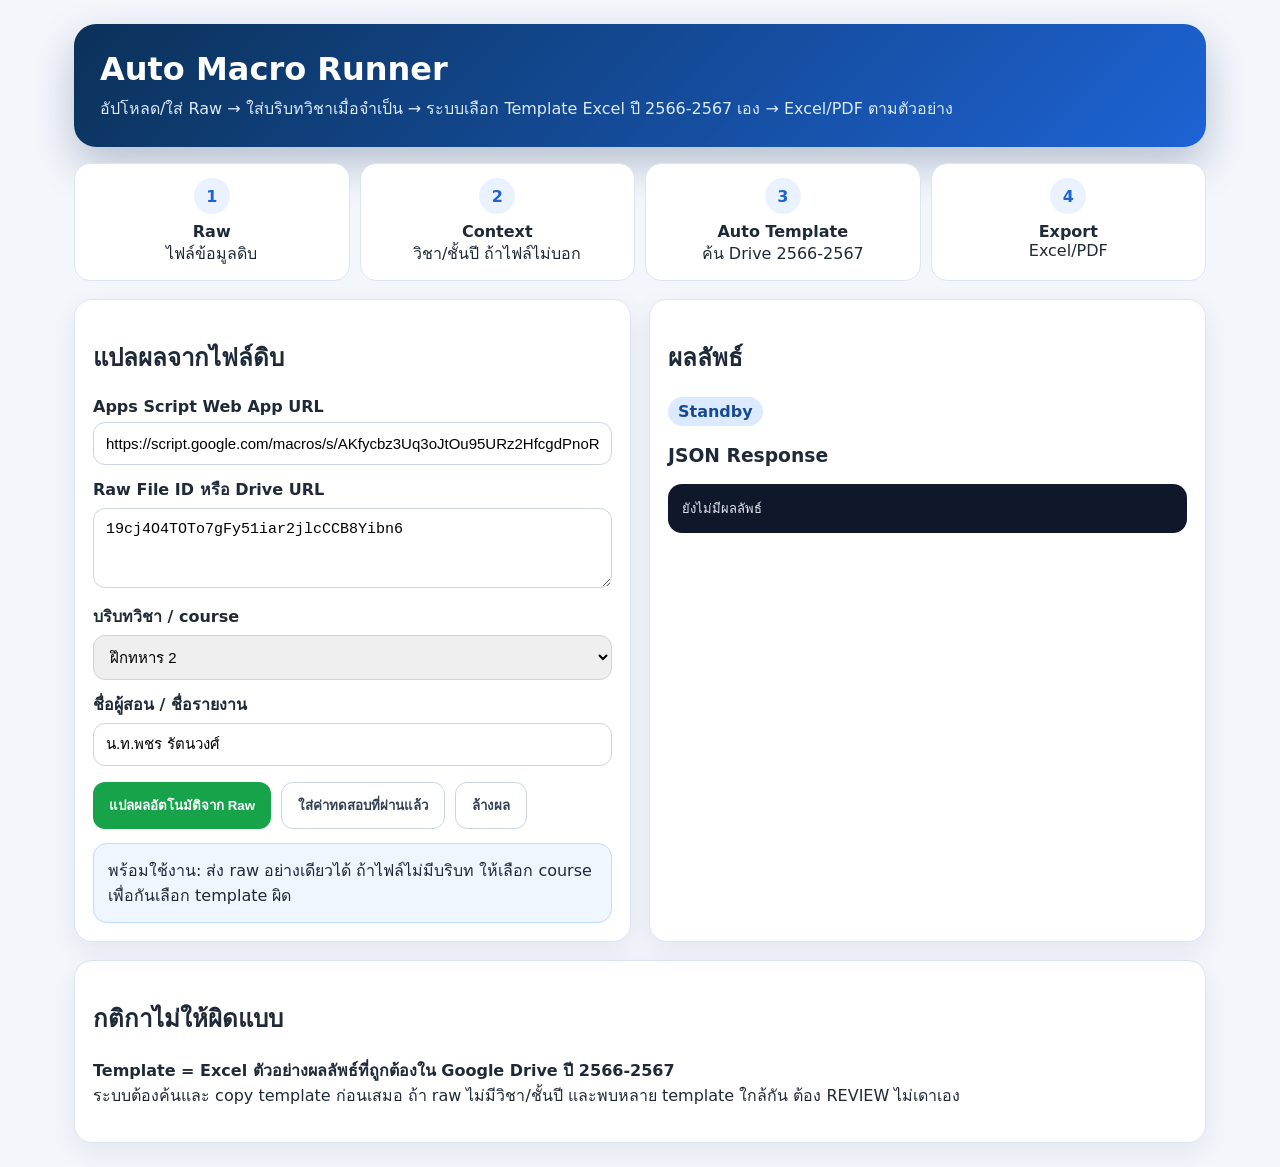
<file: macro-runner.html>
<!doctype html>
<html lang="th">
<head>
<meta charset="utf-8"><meta name="viewport" content="width=device-width,initial-scale=1">
<title>RTAFNC Auto Macro Runner</title>
<style>
:root{--nav:#0b3158;--blue:#1d63d4;--bg:#f3f6fb;--card:#fff;--line:#dbe5f3;--text:#1f2937;--ok:#16a34a;--warn:#d97706;--bad:#dc2626}*{box-sizing:border-box}body{margin:0;background:var(--bg);font-family:system-ui,-apple-system,"Segoe UI",Tahoma,sans-serif;color:var(--text)}.wrap{max-width:1180px;margin:0 auto;padding:24px}.hero{background:linear-gradient(135deg,#0b3158,#1d63d4);color:#fff;border-radius:22px;padding:26px;box-shadow:0 18px 40px rgba(9,40,88,.25)}h1{margin:0 0 8px;font-size:32px}.hero p{margin:0;color:#dbeafe}.grid{display:grid;grid-template-columns:1fr 1fr;gap:18px;margin-top:18px}.card{background:var(--card);border:1px solid var(--line);border-radius:18px;padding:18px;box-shadow:0 10px 28px rgba(30,55,90,.07)}label{display:block;font-weight:800;margin:12px 0 6px}input,textarea,select{width:100%;padding:12px;border:1px solid #cbd5e1;border-radius:12px;font-size:15px}textarea{min-height:80px}.btns{display:flex;gap:10px;flex-wrap:wrap;margin-top:16px}.btn{border:0;border-radius:12px;background:var(--blue);color:white;font-weight:900;padding:12px 16px;cursor:pointer;text-decoration:none;display:inline-block}.btn.sec{background:white;color:#334155;border:1px solid #cbd5e1}.btn.ok{background:var(--ok)}.status{padding:14px;border-radius:14px;background:#eff6ff;border:1px solid #bfdbfe;margin-top:14px}.status.ok{background:#ecfdf5;border-color:#86efac}.status.warn{background:#fffbeb;border-color:#fcd34d}.status.bad{background:#fef2f2;border-color:#fecaca}.pill{display:inline-block;border-radius:999px;padding:5px 10px;background:#dbeafe;color:#174b91;font-weight:800}.result a{display:inline-block;margin:6px 8px 6px 0}.pre{background:#0f172a;color:#e2e8f0;border-radius:14px;padding:14px;overflow:auto;max-height:360px}.steps{display:grid;grid-template-columns:repeat(4,1fr);gap:10px;margin-top:16px}.step{background:#fff;border:1px solid var(--line);border-radius:16px;padding:14px;text-align:center}.step b{display:block}.step i{display:inline-grid;place-items:center;width:36px;height:36px;border-radius:50%;background:#eaf2ff;color:#1d63d4;font-style:normal;font-weight:900;margin-bottom:8px}@media(max-width:850px){.grid,.steps{grid-template-columns:1fr}}
</style>
</head>
<body>
<div class="wrap">
<section class="hero"><h1>Auto Macro Runner</h1><p>อัปโหลด/ใส่ Raw → ใส่บริบทวิชาเมื่อจำเป็น → ระบบเลือก Template Excel ปี 2566-2567 เอง → Excel/PDF ตามตัวอย่าง</p></section>
<div class="steps"><div class="step"><i>1</i><b>Raw</b><span>ไฟล์ข้อมูลดิบ</span></div><div class="step"><i>2</i><b>Context</b><span>วิชา/ชั้นปี ถ้าไฟล์ไม่บอก</span></div><div class="step"><i>3</i><b>Auto Template</b><span>ค้น Drive 2566-2567</span></div><div class="step"><i>4</i><b>Export</b><span>Excel/PDF</span></div></div>
<div class="grid"><div class="card"><h2>แปลผลจากไฟล์ดิบ</h2><label>Apps Script Web App URL</label><input id="backend" value="https://script.google.com/macros/s/AKfycbz3Uq3oJtOu95URz2HfcgdPnoRYPdaJfFoRi1Eh9-9sRkTx-_iEODKFNN903N0BcVQq/exec"><label>Raw File ID หรือ Drive URL</label><textarea id="rawId">19cj4O4TOTo7gFy51iar2jlcCCB8Yibn6</textarea><label>บริบทวิชา / course</label><select id="course"><option value="">ไม่ระบุ — ถ้าไม่ชัดให้ REVIEW</option><option selected>ฝึกทหาร 2</option><option>ฝึกทหาร 1</option><option>ฝึกทหาร 3</option><option>ฝึกทหาร 4</option><option>นภาภิบาล</option><option>ประเมินรายวิชา</option></select><label>ชื่อผู้สอน / ชื่อรายงาน</label><input id="instructor" value="น.ท.พชร รัตนวงศ์"><div class="btns"><button class="btn ok" onclick="runAuto()">แปลผลอัตโนมัติจาก Raw</button><button class="btn sec" onclick="fillDemo()">ใส่ค่าทดสอบที่ผ่านแล้ว</button><button class="btn sec" onclick="clearResult()">ล้างผล</button></div><div id="status" class="status">พร้อมใช้งาน: ส่ง raw อย่างเดียวได้ ถ้าไฟล์ไม่มีบริบท ให้เลือก course เพื่อกันเลือก template ผิด</div></div>
<div class="card result"><h2>ผลลัพธ์</h2><p><span class="pill" id="pill">Standby</span></p><div id="links"></div><h3>JSON Response</h3><pre id="raw" class="pre">ยังไม่มีผลลัพธ์</pre></div></div>
<div class="card" style="margin-top:18px"><h2>กติกาไม่ให้ผิดแบบ</h2><p><b>Template = Excel ตัวอย่างผลลัพธ์ที่ถูกต้องใน Google Drive ปี 2566-2567</b><br>ระบบต้องค้นและ copy template ก่อนเสมอ ถ้า raw ไม่มีวิชา/ชั้นปี และพบหลาย template ใกล้กัน ต้อง REVIEW ไม่เดาเอง</p></div>
</div>
<script>
function setStatus(text,mode){const el=document.getElementById('status');el.textContent=text;el.className='status '+(mode||'')}
function setPill(text,ok){const el=document.getElementById('pill');el.textContent=text;el.style.background=ok?'#dcfce7':'#dbeafe';el.style.color=ok?'#166534':'#174b91'}
function jsonp(url,params){const cb='rtafnc_auto_'+Math.random().toString(36).slice(2);params.callback=cb;const q=new URLSearchParams(params);return new Promise((resolve,reject)=>{const s=document.createElement('script');const t=setTimeout(()=>{cleanup();reject(new Error('timeout'))},180000);function cleanup(){clearTimeout(t);delete window[cb];s.remove()}window[cb]=d=>{cleanup();resolve(d)};s.onerror=()=>{cleanup();reject(new Error('โหลด backend ไม่สำเร็จ'))};s.src=url+'?'+q.toString();document.body.appendChild(s)})}
async function runAuto(){try{setStatus('กำลังแปลผล: อ่าน raw → เลือก template 2566-2567 → copy template → export','warn');setPill('Processing',false);links.innerHTML='';const data=await jsonp(backend.value.trim(),{action:'automacrofromrawv1',rawId:rawId.value.trim(),course:course.value.trim(),instructor:instructor.value.trim()});raw.textContent=JSON.stringify(data,null,2);if(data.ok&&data.status==='SUCCESS'){setStatus('SUCCESS: แปลผลตาม template อัตโนมัติแล้ว','ok');setPill('SUCCESS',true);links.innerHTML=`<a class="btn" href="${data.outputSpreadsheetUrl}" target="_blank">เปิด Excel/Sheet</a><a class="btn sec" href="${data.pdfUrl}" target="_blank">เปิด PDF</a><p>Template: ${data.templateFile||'-'}<br>Context: ${data.context||course.value||'-'}<br>เขียนแถว: ${data.written&&data.written.rowsWritten||0} / ข้อทั้งหมด: ${data.items||0} / ผู้ตอบ: ${data.respondents||0}</p>`}else{setStatus('REVIEW: '+(data.error||data.reason||'ไม่สำเร็จ'), 'bad');setPill('REVIEW',false)}}catch(e){raw.textContent=String(e&&e.stack?e.stack:e);setStatus('ERROR: '+e.message,'bad');setPill('ERROR',false)}}
function fillDemo(){rawId.value='19cj4O4TOTo7gFy51iar2jlcCCB8Yibn6';course.value='ฝึกทหาร 2';instructor.value='น.ท.พชร รัตนวงศ์'}
function clearResult(){links.innerHTML='';raw.textContent='ยังไม่มีผลลัพธ์';setStatus('พร้อมใช้งาน','');setPill('Standby',false)}
</script>
</body></html>
</file>
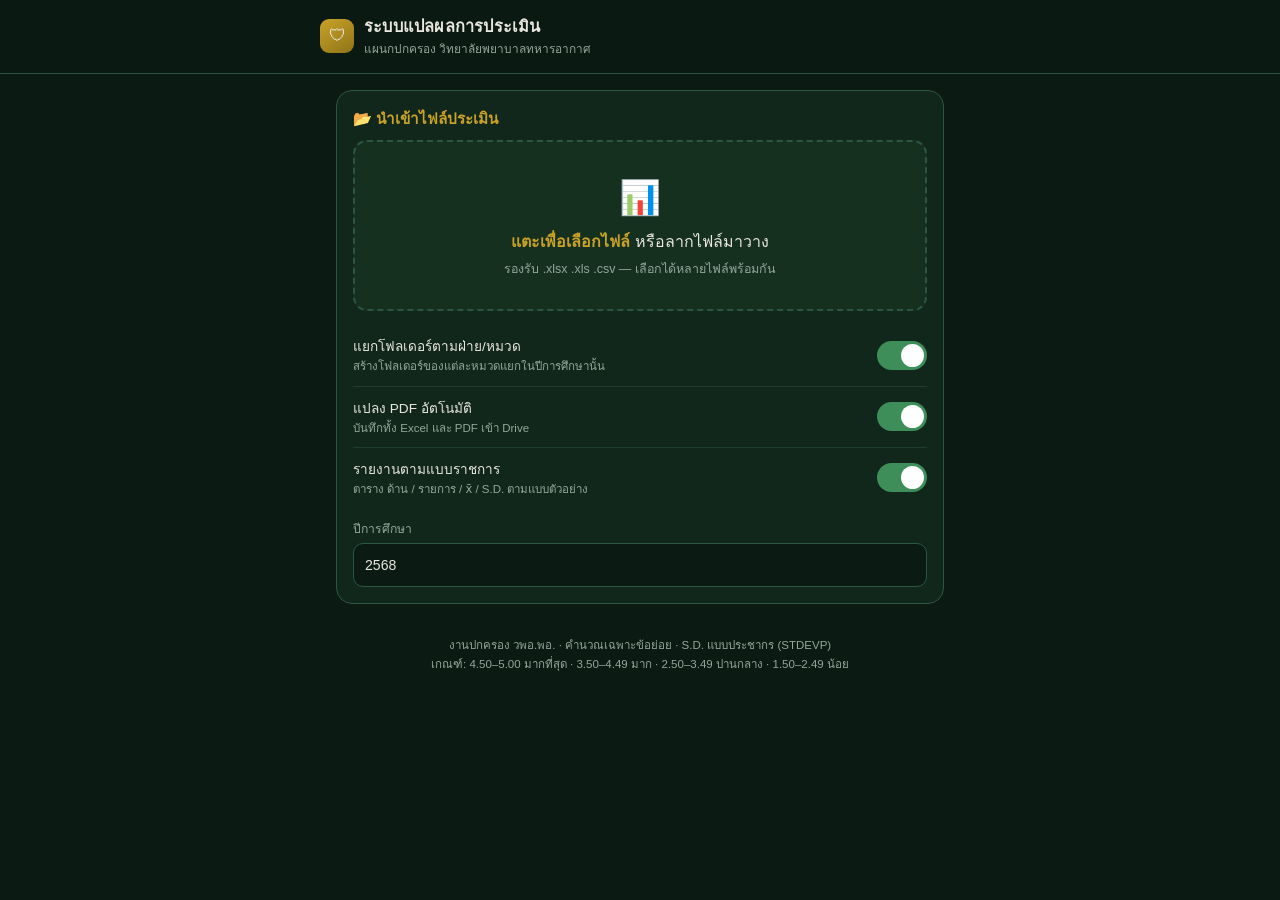
<file: shell.html>
<!DOCTYPE html>
<html lang="th">
<head>
<meta charset="UTF-8">
<meta name="viewport" content="width=device-width, initial-scale=1.0, viewport-fit=cover">
<meta name="theme-color" content="#0B1A12">
<title>ระบบแปลผลการประเมิน — แผนกปกครอง วพอ.พอ.</title>
<style>
:root{
  --bg:#0B1A12; --card:#12271B; --card2:#16301F; --line:#2C5545;
  --gold:#C9A227; --gold-dim:#8F7418; --txt:#E8E6DF; --dim:#93A79A;
  --brick:#A6402D; --ok:#3E8E5A; --radius:16px;
}
*{box-sizing:border-box;-webkit-tap-highlight-color:transparent}
html,body{margin:0;padding:0}
body{
  background:var(--bg); color:var(--txt); min-height:100vh;
  font-family:"Noto Sans Thai","IBM Plex Sans Thai",-apple-system,BlinkMacSystemFont,"Segoe UI",sans-serif;
  font-size:16px; line-height:1.55;
}
header{
  position:sticky; top:0; z-index:50; background:rgba(11,26,18,.93);
  backdrop-filter:blur(12px); -webkit-backdrop-filter:blur(12px);
  border-bottom:1px solid var(--line);
  padding:calc(14px + env(safe-area-inset-top)) 16px 14px;
}
.brand{display:flex;align-items:center;gap:10px;max-width:640px;margin:0 auto}
.crest{width:34px;height:34px;border-radius:9px;background:linear-gradient(145deg,var(--gold),var(--gold-dim));
  display:grid;place-items:center;font-size:17px;flex:0 0 auto}
h1{font-size:1.02rem;font-weight:700;margin:0;letter-spacing:.2px}
.sub{font-size:.74rem;color:var(--dim);margin-top:1px}
main{max-width:640px;margin:0 auto;padding:16px 16px calc(40px + env(safe-area-inset-bottom))}
.card{background:var(--card);border:1px solid var(--line);border-radius:var(--radius);padding:16px;margin-bottom:14px}
h2{font-size:.95rem;color:var(--gold);margin:0 0 10px;font-weight:700}
#drop{border:2px dashed var(--line);border-radius:14px;padding:30px 16px;text-align:center;
  cursor:pointer;transition:.18s;background:var(--card2)}
#drop:active,#drop.hot{border-color:var(--gold);background:rgba(201,162,39,.09)}
#drop .ico{font-size:2.1rem;display:block;margin-bottom:6px}
#drop b{color:var(--gold)}
#drop small{color:var(--dim);display:block;margin-top:5px;font-size:.78rem}
button{font-family:inherit;font-size:.86rem;font-weight:600;cursor:pointer;border-radius:11px;
  padding:12px 14px;border:1px solid transparent;transition:.15s;min-height:44px}
button:active{transform:scale(.975)}
button:disabled{opacity:.5}
.btn-p{background:var(--gold);color:#1A1400;border-color:var(--gold)}
.btn-s{background:transparent;color:var(--txt);border-color:var(--line)}
.btn-d{background:var(--ok);color:#fff;border-color:var(--ok)}
.btn-row{display:grid;grid-template-columns:1fr 1fr;gap:8px;margin-top:12px}
.btn-row .full{grid-column:1/-1}
.sw-row{display:flex;align-items:center;justify-content:space-between;gap:12px;padding:11px 0;
  border-bottom:1px solid rgba(44,85,69,.5)}
.sw-row:last-child{border-bottom:0}
.sw-lbl{font-size:.85rem;flex:1}
.sw-lbl small{display:block;color:var(--dim);font-size:.72rem;margin-top:1px;line-height:1.4}
.sw{position:relative;width:50px;height:29px;flex:0 0 auto}
.sw input{opacity:0;width:0;height:0;position:absolute}
.sw span{position:absolute;inset:0;background:#2A3B31;border-radius:29px;transition:.22s;cursor:pointer}
.sw span:before{content:"";position:absolute;width:23px;height:23px;left:3px;top:3px;
  background:#fff;border-radius:50%;transition:.22s}
.sw input:checked+span{background:var(--ok)}
.sw input:checked+span:before{transform:translateX(21px)}
.prog{margin-top:12px;display:none}
.prog.on{display:block}
.prog-bar{height:7px;background:#22382C;border-radius:6px;overflow:hidden}
.prog-fill{height:100%;width:0;background:linear-gradient(90deg,var(--ok),var(--gold));
  border-radius:6px;transition:width .35s ease}
.prog-txt{font-size:.78rem;color:var(--dim);margin-top:6px;display:flex;justify-content:space-between;gap:8px}
.prog-txt b{color:var(--gold);font-weight:600;flex:0 0 auto}
.stat{display:grid;grid-template-columns:repeat(2,1fr);gap:8px;margin:12px 0}
.stat div{background:var(--card2);border:1px solid var(--line);border-radius:11px;padding:10px;text-align:center}
.stat .v{font-size:1.35rem;font-weight:700;color:var(--gold);line-height:1.2}
.stat .k{font-size:.7rem;color:var(--dim);margin-top:1px}
.badge{display:inline-block;background:rgba(62,142,90,.2);color:#7FD4A0;border:1px solid var(--ok);
  border-radius:20px;padding:3px 11px;font-size:.74rem;font-weight:600;margin:0 4px 6px 0}
.badge.warn{background:rgba(201,162,39,.15);color:var(--gold);border-color:var(--gold-dim)}
.tbl-wrap{overflow-x:auto;-webkit-overflow-scrolling:touch;margin-top:10px;
  border:1px solid var(--line);border-radius:11px}
table{width:100%;border-collapse:collapse;font-size:.8rem;min-width:340px}
th{background:var(--card2);color:var(--gold);padding:9px 10px;text-align:left;font-weight:600;white-space:nowrap}
td{padding:8px 10px;border-top:1px solid rgba(44,85,69,.55)}
td.c{text-align:center;font-variant-numeric:tabular-nums}
.msg{border-radius:11px;padding:11px 13px;font-size:.83rem;margin-top:10px;display:none;line-height:1.6}
.msg.on{display:block}
.msg.err{background:rgba(166,64,45,.18);border:1px solid var(--brick);color:#F0B5A8}
.msg.ok{background:rgba(62,142,90,.16);border:1px solid var(--ok);color:#9FE0B8}
.msg a{color:var(--gold);font-weight:600}
input[type=text]{width:100%;background:var(--bg);color:var(--txt);border:1px solid var(--line);
  border-radius:10px;padding:11px;font-family:inherit;font-size:.88rem;min-height:44px}
label.fld{font-size:.76rem;color:var(--dim);display:block;margin-bottom:4px}
.hide{display:none!important}
.foot{text-align:center;color:var(--dim);font-size:.72rem;padding:18px 0 8px;line-height:1.7}
@media(min-width:700px){ .stat{grid-template-columns:repeat(4,1fr)} }
@media print{ body{background:#fff;color:#000} header,#cardUpload,.btn-row,.foot,.prog{display:none!important} }
</style>
</head>
<body>

<header>
  <div class="brand">
    <div class="crest">🛡</div>
    <div>
      <h1>ระบบแปลผลการประเมิน</h1>
      <div class="sub">แผนกปกครอง วิทยาลัยพยาบาลทหารอากาศ</div>
    </div>
  </div>
</header>

<main>

<div class="card" id="cardUpload">
  <h2>📂 นำเข้าไฟล์ประเมิน</h2>
  <div id="drop">
    <span class="ico">📊</span>
    <b>แตะเพื่อเลือกไฟล์</b> หรือลากไฟล์มาวาง
    <small>รองรับ .xlsx .xls .csv — เลือกได้หลายไฟล์พร้อมกัน</small>
  </div>
  <input type="file" id="fileIn" multiple accept=".xlsx,.xls,.csv" class="hide">

  <div class="prog" id="prog">
    <div class="prog-bar"><div class="prog-fill" id="progFill"></div></div>
    <div class="prog-txt"><span id="progTxt">กำลังเริ่ม…</span><b id="progPct">0%</b></div>
  </div>
  <div class="msg err" id="err"></div>

  <div style="margin-top:14px">
    <div class="sw-row">
      <div class="sw-lbl">แยกโฟลเดอร์ตามฝ่าย/หมวด
        <small>สร้างโฟลเดอร์ของแต่ละหมวดแยกในปีการศึกษานั้น</small></div>
      <label class="sw"><input type="checkbox" id="swFolder" checked><span></span></label>
    </div>
    <div class="sw-row">
      <div class="sw-lbl">แปลง PDF อัตโนมัติ
        <small>บันทึกทั้ง Excel และ PDF เข้า Drive</small></div>
      <label class="sw"><input type="checkbox" id="swPdf" checked><span></span></label>
    </div>
    <div class="sw-row">
      <div class="sw-lbl">รายงานตามแบบราชการ
        <small>ตาราง ด้าน / รายการ / x&#772; / S.D. ตามแบบตัวอย่าง</small></div>
      <label class="sw"><input type="checkbox" id="swFormal" checked><span></span></label>
    </div>
  </div>

  <div style="margin-top:12px">
    <label class="fld">ปีการศึกษา</label>
    <input type="text" id="acadYear" value="2568" inputmode="numeric">
  </div>
</div>

<div id="results"></div>

<div class="foot">
  งานปกครอง วพอ.พอ. · คำนวณเฉพาะข้อย่อย · S.D. แบบประชากร (STDEVP)<br>
  เกณฑ์: 4.50–5.00 มากที่สุด · 3.50–4.49 มาก · 2.50–3.49 ปานกลาง · 1.50–2.49 น้อย
</div>

</main>

<script>/*__SHEETJS__*/</script>
<script>/*__TQF__*/</script>
<script>/*__ENGINE__*/</script>
<script>
(function(){
'use strict';
var $=function(s){return document.querySelector(s);};
var E=window.EvalEngine;

// Backend เชื่อมตายตัว (deploy จาก repo) — แก้ที่นี่ที่เดียวถ้าเปลี่ยน deployment
var GAS_URL='https://script.google.com/macros/s/AKfycbz3Uq3oJtOu95URz2HfcgdPnoRYPdaJfFoRi1Eh9-9sRkTx-_iEODKFNN903N0BcVQq/exec';

var drop=$('#drop'), fileIn=$('#fileIn'), results=$('#results');
var prog=$('#prog'), progFill=$('#progFill'), progTxt=$('#progTxt'), progPct=$('#progPct');

function setProg(pct,txt){
  prog.classList.add('on');
  progFill.style.width=Math.min(100,pct)+'%';
  progPct.textContent=Math.round(Math.min(100,pct))+'%';
  if(txt) progTxt.textContent=txt;
}
function endProg(){ setTimeout(function(){prog.classList.remove('on');progFill.style.width='0';},900); }
function showErr(m){ var e=$('#err'); e.textContent='⚠ '+m; e.classList.add('on'); }
function clearErr(){ $('#err').classList.remove('on'); }
function getYear(){ return ($('#acadYear').value||'2568').trim(); }
$('#acadYear').onchange=function(){ localStorage.setItem('rtafnc_year',getYear()); };
(function(){ var y=localStorage.getItem('rtafnc_year'); if(y) $('#acadYear').value=y; })();

drop.onclick=function(){ fileIn.click(); };
['dragenter','dragover','dragleave','drop'].forEach(function(ev){
  drop.addEventListener(ev,function(e){
    e.preventDefault(); e.stopPropagation();
    if(ev==='dragenter'||ev==='dragover') drop.classList.add('hot'); else drop.classList.remove('hot');
    if(ev==='drop') handleFiles(e.dataTransfer.files);
  });
});
fileIn.onchange=function(){ handleFiles(fileIn.files); };

function handleFiles(list){
  clearErr();
  if(!list||!list.length) return;
  if(typeof XLSX==='undefined'){ showErr('โหลดไลบรารีอ่าน Excel ไม่สำเร็จ — ลองรีเฟรชหน้า'); return; }
  var files=Array.prototype.slice.call(list), done=0, step=100/files.length;
  setProg(4,'เริ่มประมวลผล '+files.length+' ไฟล์…');

  files.forEach(function(f,idx){
    var rd=new FileReader();
    var base=idx*step;
    rd.onload=function(e){
      try{
        setProg(base+step*0.2,'['+(idx+1)+'/'+files.length+'] อ่านไฟล์…');
        var wb=XLSX.read(e.target.result,{type:'array'});
        setProg(base+step*0.45,'['+(idx+1)+'/'+files.length+'] ตรวจโครงสร้าง…');
        var ds=E.parseWorkbook(XLSX,wb,f.name.replace(/\.(xlsx|xls|csv)$/i,''));
        if(!ds.groups||!ds.groups.length) throw new Error('ไม่พบตารางคะแนน (ต้องมีชื่อผู้ประเมิน + คะแนน 1-5)');
        setProg(base+step*0.75,'['+(idx+1)+'/'+files.length+'] คำนวณ x̄ / S.D.…');
        var r=E.compute(ds);
        render(r,f.name.replace(/\.(xlsx|xls|csv)$/i,''));
      }catch(err){ showErr('"'+f.name+'": '+err.message); }
      if(++done===files.length){ setProg(100,'เสร็จสมบูรณ์ '+done+' ไฟล์ ✓'); endProg(); }
    };
    rd.onerror=function(){ showErr('อ่านไฟล์ "'+f.name+'" ไม่ได้'); if(++done===files.length) endProg(); };
    rd.readAsArrayBuffer(f);
  });
}

// ── ตรวจตระกูล format ──
function isTQF(r){ return r.questions.length===44 && typeof TQF_FMT!=='undefined'; }
function detectFamily(r){
  if(isTQF(r)) return 'A · กิจกรรมรายด้าน TQF (44 ข้อ)';
  if(r.comments && r.comments.length) return 'E · มีข้อเสนอแนะ ('+r.questions.length+' ข้อ)';
  return 'B · แบบคะแนนรายข้อ ('+r.questions.length+' ข้อ)';
}
function ab2b64(buf){
  var bytes=new Uint8Array(buf), bin='', CH=0x8000;
  for(var i=0;i<bytes.length;i+=CH) bin+=String.fromCharCode.apply(null,bytes.subarray(i,i+CH));
  return btoa(bin);
}

function render(r,fname){
  var yrs=r.byGroup.filter(function(g){ return /ชั้นปีที่ \d/.test(g.label); });
  var box=document.createElement('div');
  box.className='card';
  box.innerHTML=
    '<h2>📈 '+fname+'</h2>'+
    '<span class="badge">'+detectFamily(r)+'</span>'+
    '<span class="badge warn">นับ '+r.leaf.filter(Boolean).length+'/'+r.questions.length+' ข้อ</span>'+
    '<div class="stat">'+
      '<div><div class="v">'+r.total.n+'</div><div class="k">ผู้ประเมิน</div></div>'+
      '<div><div class="v">'+r.total.overall.toFixed(2)+'</div><div class="k">ค่าเฉลี่ย (x̄)</div></div>'+
      '<div><div class="v">'+r.total.overallSD.toFixed(2)+'</div><div class="k">S.D.</div></div>'+
      '<div><div class="v" style="font-size:.92rem;padding-top:7px">'+r.total.interp+'</div><div class="k">การแปลผล</div></div>'+
    '</div>'+
    (yrs.length?'<div class="tbl-wrap"><table><thead><tr><th>ชั้นปี</th><th class="c">จำนวน</th><th class="c">x̄</th><th class="c">S.D.</th><th>แปลผล</th></tr></thead><tbody>'+
      yrs.map(function(g){ return '<tr><td>'+g.label+'</td><td class="c">'+g.n+'</td><td class="c">'+
        g.overall.toFixed(2)+'</td><td class="c">'+g.overallSD.toFixed(2)+'</td><td>'+g.interp+'</td></tr>'; }).join('')+
      '</tbody></table></div>':'')+
    '<div class="btn-row">'+
      '<button class="btn-p" data-act="xlsx">⬇ Excel</button>'+
      '<button class="btn-p" data-act="pdf">⬇ PDF</button>'+
      '<button class="btn-d full" data-act="drive">☁ บันทึกเข้า Google Drive</button>'+
      '<button class="btn-s full" data-act="close">✕ ปิดผลนี้</button>'+
    '</div>'+
    '<div class="prog" data-role="dprog"><div class="prog-bar"><div class="prog-fill" data-role="dfill"></div></div>'+
      '<div class="prog-txt"><span data-role="dtxt"></span><b data-role="dpct"></b></div></div>'+
    '<div class="msg" data-role="dmsg"></div>';
  results.prepend(box);

  var dprog=box.querySelector('[data-role=dprog]'), dfill=box.querySelector('[data-role=dfill]');
  var dtxt=box.querySelector('[data-role=dtxt]'), dpct=box.querySelector('[data-role=dpct]');
  var dmsg=box.querySelector('[data-role=dmsg]');
  function dp(p,t){ dprog.classList.add('on'); dfill.style.width=Math.min(100,p)+'%';
    dpct.textContent=Math.round(Math.min(100,p))+'%'; if(t) dtxt.textContent=t; }
  function dend(){ setTimeout(function(){ dprog.classList.remove('on'); dfill.style.width='0'; },900); }
  function dm(cls,html){ dmsg.className='msg on '+cls; dmsg.innerHTML=html; }

  function makeXlsx(){
    var aoa=E.buildExportAOA(r,{title:fname,year:getYear()});
    var wb=XLSX.utils.book_new();
    Object.keys(aoa).forEach(function(sn){
      XLSX.utils.book_append_sheet(wb,XLSX.utils.aoa_to_sheet(aoa[sn]),sn.slice(0,31));
    });
    return XLSX.write(wb,{bookType:'xlsx',type:'array'});
  }
  function dl(buf,name,mime){
    var a=document.createElement('a');
    a.href=URL.createObjectURL(new Blob([buf],{type:mime}));
    a.download=name; document.body.appendChild(a); a.click();
    setTimeout(function(){ URL.revokeObjectURL(a.href); a.remove(); },1500);
  }

  // ── HTML รายงาน (ตามแบบตัวอย่างถ้าเป็นตระกูล TQF) ──
  function reportHTML(){
    var y=getYear(), formal=$('#swFormal').checked && isTQF(r);
    var css='@page{size:A4;margin:16mm 14mm}*{box-sizing:border-box}'+
      'body{font-family:"TH Sarabun PSK","TH SarabunPSK","Sarabun","Tahoma",sans-serif;font-size:16pt;line-height:1.3;color:#000;margin:0}'+
      '.h1{text-align:center;font-size:16pt;font-weight:700;margin:0}'+
      '.h2{text-align:center;font-size:16pt;margin:4px 0}'+
      '.ct{font-weight:700;margin-top:10px}.cl{font-size:15pt;margin-left:1em}'+
      'table{width:100%;border-collapse:collapse;table-layout:fixed;margin-top:8px}'+
      'th{border:1px solid #000;padding:5px;font-size:15pt;font-weight:700;text-align:center;background:#dbe5f1}'+
      'td{border:1px solid #000;padding:4px 7px;font-size:15pt;vertical-align:middle;word-break:break-word}'+
      'td.dom{text-align:center;font-weight:700;background:#eef3fa}td.tl{text-align:left}td.c{text-align:center}'+
      'tr.sum td{font-weight:700;background:#f5f8fc}';
    var body='';
    if(formal){
      var by={};
      r.total.perQ.forEach(function(q,i){ by[r.questions[i]]=q; });
      var order=[], grp={};
      TQF_FMT.items.forEach(function(it){
        if(!grp[it.d]){ grp[it.d]=[]; order.push(it.d); }
        grp[it.d].push(it);
      });
      var rows='', sum=0, cnt=0;
      order.forEach(function(d){
        grp[d].forEach(function(it,i){
          var code=it.t.split(' ')[0], q=by[code]||{};
          var m=(q.mean!=null)?q.mean.toFixed(2):'-', s=(q.sd!=null)?q.sd.toFixed(2):'-';
          if(q.mean!=null){ sum+=q.mean; cnt++; }
          rows+='<tr>'+(i===0?'<td class="dom" rowspan="'+grp[d].length+'">'+d+'</td>':'')+
            '<td class="tl">'+it.t+'</td><td class="c">'+m+'</td><td class="c">'+s+'</td></tr>';
        });
      });
      body='<div class="h1">'+String(TQF_FMT.title||'').replace(/25\d\d/g,y)+'</div>'+
        '<div class="h2">ผลรายกิจกรรม (รวมทุกชั้นปี) นพอ.ชั้นปีที่ 1-4 ปีการศึกษา '+y+'</div>'+
        '<div class="ct">เกณฑ์การประเมิน</div>'+
        TQF_FMT.crit.map(function(c){ return '<div class="cl">'+c+'</div>'; }).join('')+
        '<table><thead><tr><th style="width:20%">ด้าน</th><th style="width:60%">รายการประเมิน</th>'+
        '<th style="width:10%">x&#772;</th><th style="width:10%">S.D.</th></tr></thead><tbody>'+rows+
        '<tr class="sum"><td class="c" colspan="2">ค่าเฉลี่ยรวม</td><td class="c">'+
        (cnt?(sum/cnt).toFixed(2):'-')+'</td><td class="c">'+r.total.overallSD.toFixed(2)+'</td></tr></tbody></table>';
    }else{
      var rr='';
      r.total.perQ.forEach(function(q,i){
        rr+='<tr><td class="tl">'+r.questions[i]+'</td><td class="c">'+(q.mean!=null?q.mean.toFixed(2):'-')+
          '</td><td class="c">'+(q.sd!=null?q.sd.toFixed(2):'-')+'</td><td class="c">'+E.interp(q.mean)+'</td></tr>';
      });
      var yr2=yrs.map(function(g){ return '<tr><td class="tl">'+g.label+'</td><td class="c">'+g.n+
        '</td><td class="c">'+g.overall.toFixed(2)+'</td><td class="c">'+g.interp+'</td></tr>'; }).join('');
      body='<div class="h1">รายงานผลการประเมิน '+fname+'</div>'+
        '<div class="h2">วิทยาลัยพยาบาลทหารอากาศ · ปีการศึกษา '+y+' · ผู้ประเมิน '+r.total.n+' คน</div>'+
        (yr2?'<div class="ct">ผลแยกตามชั้นปี</div><table><thead><tr><th>ชั้นปี</th><th>จำนวน</th><th>x&#772;</th><th>แปลผล</th></tr></thead><tbody>'+yr2+'</tbody></table>':'')+
        '<div class="ct">ผลรายข้อ</div><table><thead><tr><th style="width:52%">รายการ</th><th>x&#772;</th><th>S.D.</th><th>แปลผล</th></tr></thead><tbody>'+rr+
        '<tr class="sum"><td class="tl">ค่าเฉลี่ยรวม</td><td class="c">'+r.total.overall.toFixed(2)+
        '</td><td class="c">'+r.total.overallSD.toFixed(2)+'</td><td class="c">'+r.total.interp+'</td></tr></tbody></table>';
    }
    return '<!DOCTYPE html><html lang="th"><head><meta charset="UTF-8"><title>'+fname+
      '</title><style>'+css+'</style></head><body>'+body+'</body></html>';
  }

  box.querySelector('[data-act=xlsx]').onclick=function(){
    dp(35,'สร้างไฟล์ Excel…');
    try{
      dl(makeXlsx(),'ผลประเมิน_'+fname.slice(0,50)+'.xlsx',
        'application/vnd.openxmlformats-officedocument.spreadsheetml.sheet');
      dp(100,'ดาวน์โหลดแล้ว ✓'); dend();
    }catch(e){ dm('err','สร้าง Excel ไม่ได้: '+e.message); dend(); }
  };

  box.querySelector('[data-act=pdf]').onclick=function(){
    dp(45,'เตรียมรายงาน PDF…');
    var w=window.open('','_blank');
    if(!w){ dm('err','เบราว์เซอร์บล็อกหน้าต่างใหม่ — อนุญาต popup แล้วลองอีกครั้ง'); dend(); return; }
    w.document.write(reportHTML()); w.document.close();
    dp(100,'เปิดหน้าพิมพ์แล้ว — เลือก “บันทึกเป็น PDF” ✓'); dend();
    setTimeout(function(){ try{ w.focus(); w.print(); }catch(e){} },700);
  };

  box.querySelector('[data-act=close]').onclick=function(){ box.remove(); };

  box.querySelector('[data-act=drive]').onclick=function(){
    var btn=this; btn.disabled=true;
    var y=getYear(), sepFolder=$('#swFolder').checked, wantPdf=$('#swPdf').checked;
    dmsg.className='msg';
    dp(12,'[1/3] สร้างไฟล์ Excel…');
    try{
      var b64=ab2b64(makeXlsx());
      dp(42,'[2/3] อัปโหลดเข้า Google Drive…');
      fetch(GAS_URL,{
        method:'POST',
        headers:{'Content-Type':'text/plain;charset=utf-8'},
        body:JSON.stringify({
          filename:'ผลประเมิน_'+fname.slice(0,60)+'.xlsx',
          year:y,
          category:sepFolder?fname.slice(0,60):'',
          makePdf:wantPdf,
          reportHtml:wantPdf?reportHTML():'',
          base64:b64
        })
      })
      .then(function(res){ return res.text(); })
      .then(function(t){
        var o;
        try{ o=JSON.parse(t); }
        catch(e){ throw new Error('ตอบกลับไม่ใช่ JSON — ตรวจว่า Apps Script deploy แบบ Anyone'); }
        if(!o.ok) throw new Error(o.error||'ไม่ทราบสาเหตุ');
        dp(100,'[3/3] บันทึกสำเร็จ ✓');
        var links='✅ บันทึกเข้า Drive แล้ว<br>';
        if(o.folderUrl) links+='📁 <a href="'+o.folderUrl+'" target="_blank">เปิดโฟลเดอร์</a><br>';
        if(o.xlsxUrl)   links+='📊 <a href="'+o.xlsxUrl+'" target="_blank">ไฟล์ Excel</a><br>';
        if(o.pdfUrl)    links+='📄 <a href="'+o.pdfUrl+'" target="_blank">ไฟล์ PDF</a>';
        dm('ok',links); dend(); btn.disabled=false;
      })
      .catch(function(e){
        dm('err','บันทึกไม่สำเร็จ: '+e.message+
          '<br><small>ตรวจว่า Apps Script deploy เป็น Web App แบบ “Anyone” และ URL ลงท้าย /exec</small>');
        dend(); btn.disabled=false;
      });
    }catch(e){ dm('err','สร้างไฟล์ไม่ได้: '+e.message); dend(); btn.disabled=false; }
  };
}
})();
</script>
</body>
</html>
</file>
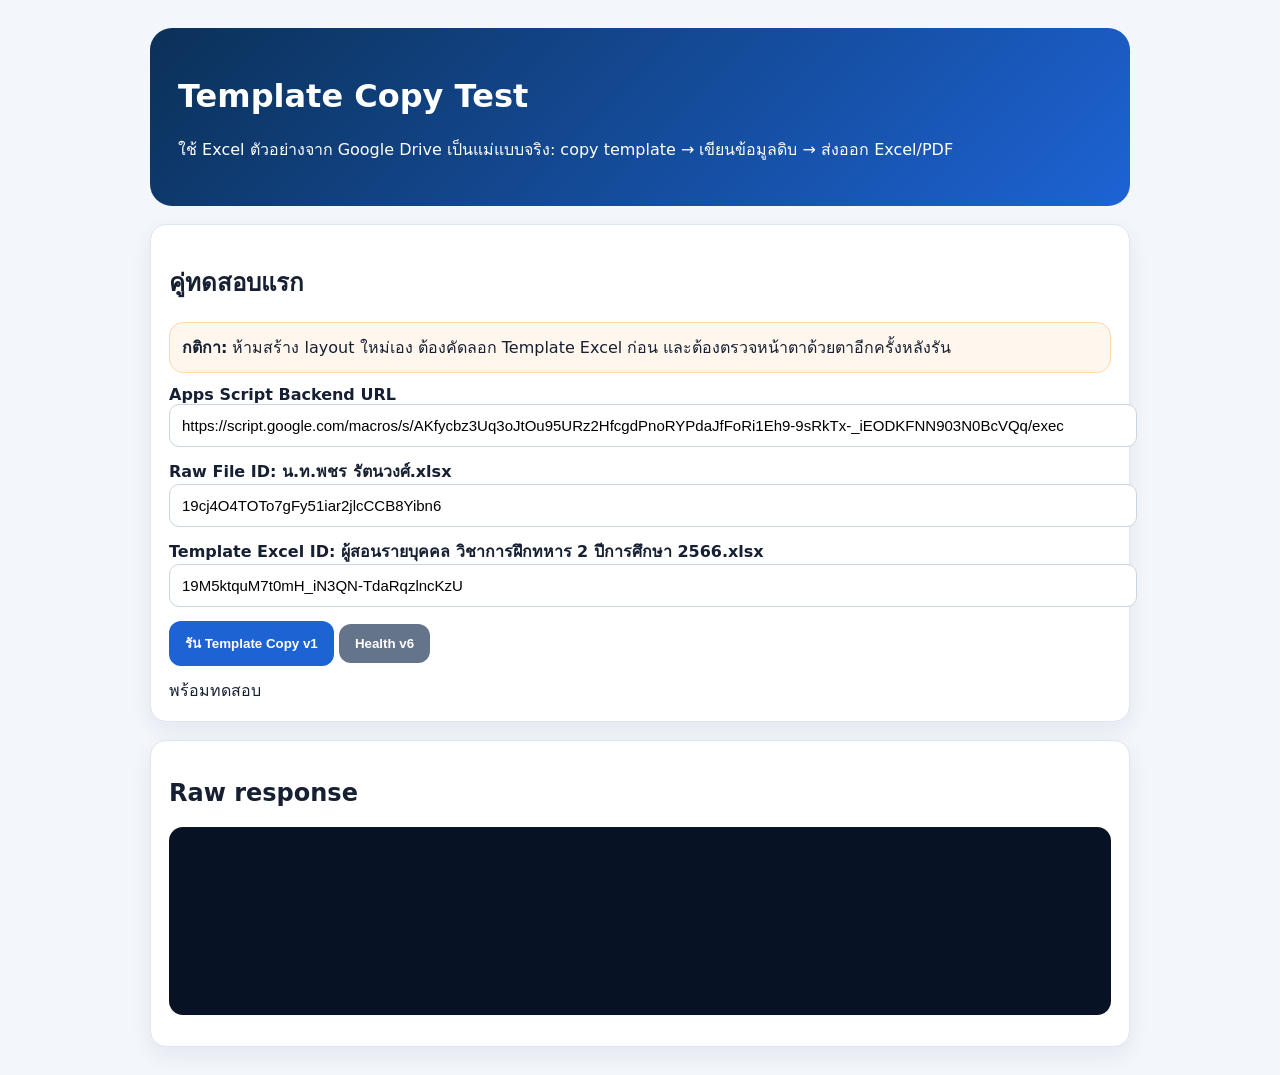
<file: template-copy-test.html>
<!doctype html>
<html lang="th">
<head>
<meta charset="utf-8"><meta name="viewport" content="width=device-width, initial-scale=1">
<title>Template Copy Test</title>
<style>
body{margin:0;font-family:system-ui,-apple-system,"Segoe UI",Tahoma,sans-serif;background:#f3f6fb;color:#172033}.wrap{max-width:980px;margin:0 auto;padding:28px}.hero{background:linear-gradient(135deg,#0b3158,#1d63d4);color:white;border-radius:22px;padding:28px}.card{background:white;border:1px solid #dde6f3;border-radius:16px;padding:18px;margin-top:18px;box-shadow:0 8px 22px rgba(30,55,90,.07)}label{font-weight:800;display:block;margin-top:12px}input{width:100%;padding:12px;border:1px solid #cbd5e1;border-radius:10px;font-size:15px}button{border:0;background:#1d63d4;color:white;border-radius:12px;padding:12px 16px;font-weight:900;cursor:pointer;margin-top:14px}.secondary{background:#64748b}.ok{color:#16a34a;font-weight:900}.warn{color:#d97706;font-weight:900}pre{background:#081225;color:#dbeafe;border-radius:14px;padding:14px;overflow:auto;min-height:160px}.links a{display:inline-block;margin:6px 8px 0 0;padding:9px 12px;border-radius:999px;background:#eaf2ff;color:#174b91;text-decoration:none;font-weight:800}.rule{background:#fff7ed;border:1px solid #fed7aa;border-radius:14px;padding:12px;margin-top:12px}
</style>
</head>
<body><div class="wrap">
<div class="hero"><h1>Template Copy Test</h1><p>ใช้ Excel ตัวอย่างจาก Google Drive เป็นแม่แบบจริง: copy template → เขียนข้อมูลดิบ → ส่งออก Excel/PDF</p></div>
<div class="card">
<h2>คู่ทดสอบแรก</h2>
<div class="rule"><b>กติกา:</b> ห้ามสร้าง layout ใหม่เอง ต้องคัดลอก Template Excel ก่อน และต้องตรวจหน้าตาด้วยตาอีกครั้งหลังรัน</div>
<label>Apps Script Backend URL</label><input id="backend" value="https://script.google.com/macros/s/AKfycbz3Uq3oJtOu95URz2HfcgdPnoRYPdaJfFoRi1Eh9-9sRkTx-_iEODKFNN903N0BcVQq/exec">
<label>Raw File ID: น.ท.พชร รัตนวงศ์.xlsx</label><input id="raw" value="19cj4O4TOTo7gFy51iar2jlcCCB8Yibn6">
<label>Template Excel ID: ผู้สอนรายบุคคล วิชาการฝึกทหาร 2 ปีการศึกษา 2566.xlsx</label><input id="tpl" value="19M5ktquM7t0mH_iN3QN-TdaRqzlncKzU">
<button onclick="runCopy()">รัน Template Copy v1</button>
<button class="secondary" onclick="health()">Health v6</button>
<div id="status" style="margin-top:12px">พร้อมทดสอบ</div>
<div class="links" id="links"></div>
</div>
<div class="card"><h2>Raw response</h2><pre id="out"></pre></div>
</div>
<script>
function jsonp(action, params={}){const cb='cb_'+Math.random().toString(36).slice(2);const q=new URLSearchParams({action,callback:cb,...params});const url=document.getElementById('backend').value.trim()+'?'+q.toString();return new Promise((resolve,reject)=>{const s=document.createElement('script');const t=setTimeout(()=>{cleanup();reject(new Error('timeout'))},180000);function cleanup(){clearTimeout(t);delete window[cb];s.remove()}window[cb]=d=>{cleanup();resolve(d)};s.onerror=()=>{cleanup();reject(new Error('โหลด backend ไม่สำเร็จ'))};s.src=url;document.body.appendChild(s)})}
function print(x){out.textContent=JSON.stringify(x,null,2)}
async function health(){status.innerHTML='กำลังตรวจ health...';try{const d=await jsonp('healthv6');print(d);status.innerHTML=d.version?'<span class="ok">Backend: '+d.version+'</span>':'<span class="warn">ตอบกลับแต่ไม่พบ version</span>'}catch(e){status.innerHTML='<span class="warn">ERROR: '+e.message+'</span>';print({error:String(e)})}}
async function runCopy(){links.innerHTML='';status.innerHTML='กำลัง copy template และเขียนข้อมูล...';try{const d=await jsonp('templatecopyv1',{rawFileId:raw.value.trim(),templateFileId:tpl.value.trim()});print(d);if(d.ok&&d.status==='SUCCESS'){status.innerHTML='<span class="ok">SUCCESS แต่ต้องตรวจ visual match กับ template จริง</span>';let html='';if(d.outputSpreadsheetUrl)html+='<a target="_blank" href="'+d.outputSpreadsheetUrl+'">เปิด Excel/Sheet ที่สร้าง</a>';if(d.pdfUrl)html+='<a target="_blank" href="'+d.pdfUrl+'">เปิด PDF</a>';links.innerHTML=html}else{status.innerHTML='<span class="warn">REVIEW / ไม่สำเร็จ</span>'}}catch(e){status.innerHTML='<span class="warn">ERROR: '+e.message+'</span>';print({error:String(e)})}}
</script>
</body></html>
</file>
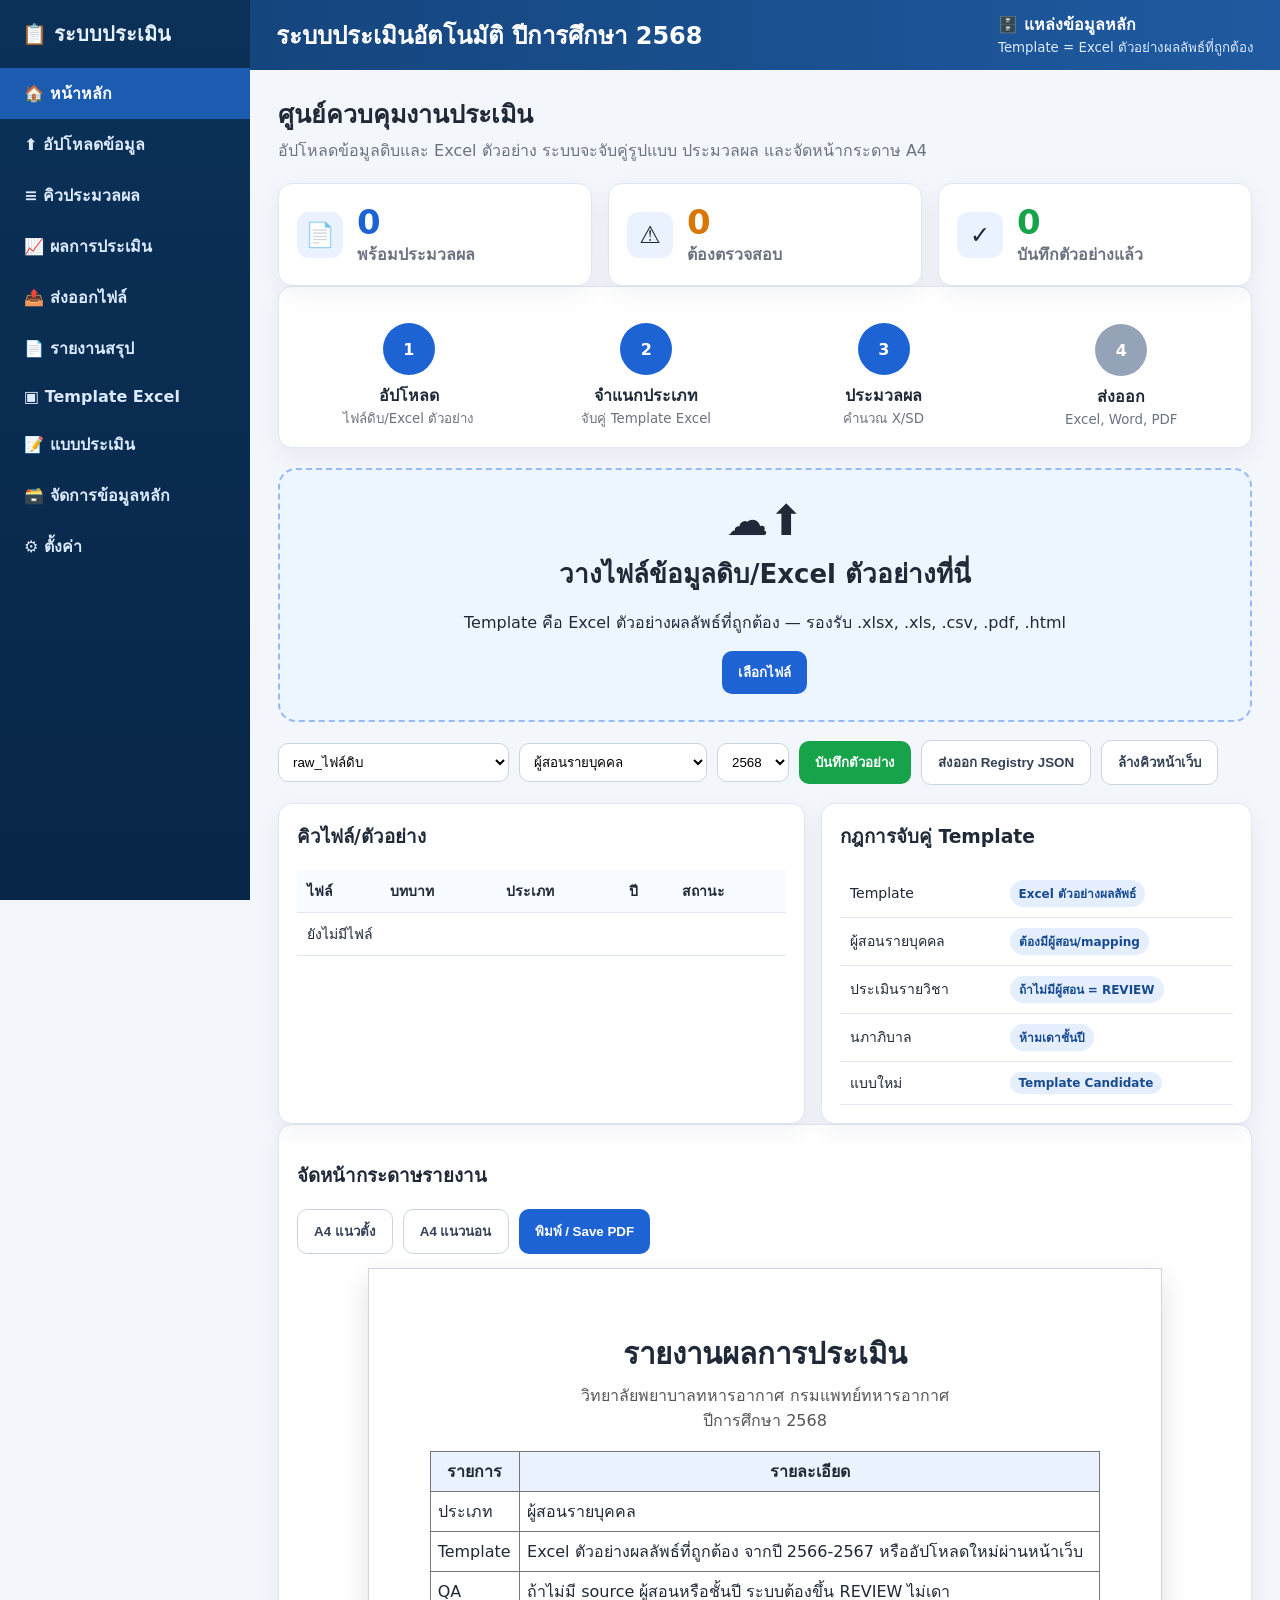
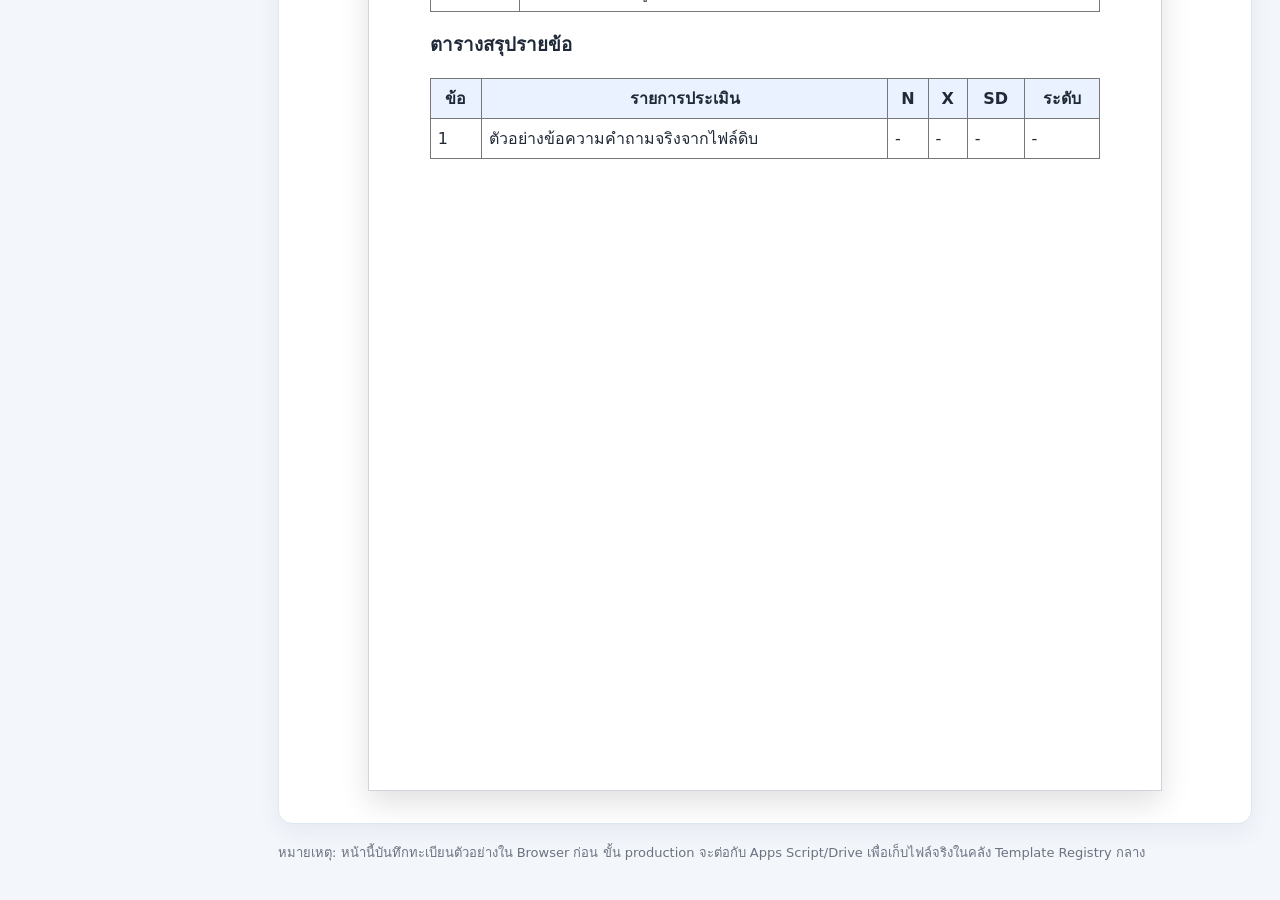
<file: template-manager.html>
<!doctype html>
<html lang="th">
<head>
<meta charset="utf-8">
<meta name="viewport" content="width=device-width, initial-scale=1">
<title>ระบบประเมินอัตโนมัติ 2568 - Template Excel Manager</title>
<style>
:root{--nav:#0b3158;--nav2:#0f4e92;--blue:#1d63d4;--bg:#f3f6fb;--card:#fff;--line:#dfe7f2;--text:#1f2937;--muted:#6b7280;--ok:#16a34a;--warn:#d97706;--bad:#dc2626}
*{box-sizing:border-box}body{margin:0;font-family:system-ui,-apple-system,"Segoe UI",Tahoma,sans-serif;background:var(--bg);color:var(--text)}
.app{display:grid;grid-template-columns:250px 1fr;min-height:100vh}.side{background:linear-gradient(180deg,var(--nav),#082647);color:#e8f1ff;padding:18px 0;position:sticky;top:0;height:100vh}.brand{font-weight:900;font-size:20px;padding:0 22px 18px}.nav a{display:block;color:#dbeafe;text-decoration:none;padding:13px 24px;font-weight:700}.nav a.active,.nav a:hover{background:#1b5bb0;color:white}.top{height:70px;background:linear-gradient(90deg,#15457d,#1f5aa0);color:white;display:flex;align-items:center;justify-content:space-between;padding:0 26px}.top h1{font-size:24px;margin:0}.top small{display:block;color:#dbeafe}.main{padding:24px 28px}.title h2{margin:0;font-size:25px}.title p{margin:4px 0 20px;color:var(--muted)}
.cards{display:grid;grid-template-columns:repeat(3,1fr);gap:16px}.card{background:white;border:1px solid var(--line);border-radius:14px;padding:18px;box-shadow:0 8px 24px rgba(30,55,90,.06)}.kpi{display:flex;gap:14px;align-items:center}.ico{width:46px;height:46px;border-radius:12px;display:grid;place-items:center;background:#eaf2ff;font-size:24px}.kpi b{font-size:34px;color:var(--blue)}.kpi span{display:block;color:var(--muted);font-weight:700}.steps{display:grid;grid-template-columns:repeat(4,1fr);gap:14px;align-items:center;margin-top:18px}.step{text-align:center}.step i{width:52px;height:52px;border-radius:50%;background:var(--blue);color:white;display:inline-grid;place-items:center;font-style:normal;font-weight:900}.step b{display:block;margin-top:8px}.step small{color:var(--muted)}
.drop{margin-top:20px;border:2px dashed #96b9f8;background:#edf5ff;border-radius:18px;min-height:210px;display:grid;place-items:center;text-align:center;padding:26px}.drop.drag{background:#dbeafe}.drop h3{font-size:26px;margin:8px 0}.btn{border:0;border-radius:10px;background:var(--blue);color:white;font-weight:800;padding:11px 16px;cursor:pointer}.btn.sec{background:white;color:#334155;border:1px solid #cbd5e1}.btn.warn{background:var(--warn)}.btn.ok{background:var(--ok)}.bar{display:flex;gap:10px;flex-wrap:wrap;align-items:center;margin:18px 0}.bar input,.bar select{padding:10px;border:1px solid #cbd5e1;border-radius:10px;background:white}.grid2{display:grid;grid-template-columns:1.1fr .9fr;gap:16px}.table{width:100%;border-collapse:collapse;background:white}.table th,.table td{border-bottom:1px solid var(--line);padding:10px;text-align:left;font-size:14px}.table th{background:#f8fbff}.pill{display:inline-block;border-radius:999px;padding:4px 9px;background:#e5eefc;color:#174b91;font-weight:800;font-size:12px}.oktxt{color:var(--ok);font-weight:800}.warntxt{color:var(--warn);font-weight:800}.panel h3{margin-top:0}.paper-tools{display:flex;gap:10px;flex-wrap:wrap;margin:10px 0}.paper{background:white;width:210mm;min-height:297mm;margin:14px auto;padding:16mm;border:1px solid #d1d5db;box-shadow:0 12px 28px rgba(0,0,0,.12)}.paper.landscape{width:297mm;min-height:210mm}.paper h1{text-align:center;font-size:22pt;margin:0}.paper .sub{text-align:center;color:#555;margin:6px 0 18px}.paper table{width:100%;border-collapse:collapse}.paper th,.paper td{border:1px solid #777;padding:7px;font-size:12pt}.paper th{background:#eaf2ff}.foot{margin-top:18px;color:var(--muted);font-size:13px}
@media(max-width:900px){.app{grid-template-columns:1fr}.side{display:none}.cards,.steps,.grid2{grid-template-columns:1fr}.paper,.paper.landscape{width:100%;min-height:auto}}
@media print{body{background:white}.side,.top,.title,.cards,.steps,.drop,.bar,.grid2,.paper-tools,.foot{display:none!important}.main{padding:0}.paper{box-shadow:none;border:0;margin:0;width:auto;min-height:auto;page-break-after:always}@page{size:A4;margin:12mm}}
</style>
</head>
<body>
<div class="app">
<aside class="side"><div class="brand">📋 ระบบประเมิน</div><nav class="nav"><a class="active">🏠 หน้าหลัก</a><a>⬆️ อัปโหลดข้อมูล</a><a>≡ คิวประมวลผล</a><a>📈 ผลการประเมิน</a><a>📤 ส่งออกไฟล์</a><a>📄 รายงานสรุป</a><a>▣ Template Excel</a><a>📝 แบบประเมิน</a><a>🗃️ จัดการข้อมูลหลัก</a><a>⚙️ ตั้งค่า</a></nav></aside>
<section>
<header class="top"><div><h1>ระบบประเมินอัตโนมัติ ปีการศึกษา 2568</h1></div><div><b>🗄️ แหล่งข้อมูลหลัก</b><small>Template = Excel ตัวอย่างผลลัพธ์ที่ถูกต้อง</small></div></header>
<main class="main">
<div class="title"><h2>ศูนย์ควบคุมงานประเมิน</h2><p>อัปโหลดข้อมูลดิบและ Excel ตัวอย่าง ระบบจะจับคู่รูปแบบ ประมวลผล และจัดหน้ากระดาษ A4</p></div>
<div class="cards"><div class="card kpi"><div class="ico">📄</div><div><b id="readyCount">0</b><span>พร้อมประมวลผล</span></div></div><div class="card kpi"><div class="ico">⚠️</div><div><b id="reviewCount" style="color:var(--warn)">0</b><span>ต้องตรวจสอบ</span></div></div><div class="card kpi"><div class="ico">✓</div><div><b id="doneCount" style="color:var(--ok)">0</b><span>บันทึกตัวอย่างแล้ว</span></div></div></div>
<div class="card"><div class="steps"><div class="step"><i>1</i><b>อัปโหลด</b><small>ไฟล์ดิบ/Excel ตัวอย่าง</small></div><div class="step"><i>2</i><b>จำแนกประเภท</b><small>จับคู่ Template Excel</small></div><div class="step"><i>3</i><b>ประมวลผล</b><small>คำนวณ X/SD</small></div><div class="step"><i style="background:#94a3b8">4</i><b>ส่งออก</b><small>Excel, Word, PDF</small></div></div></div>
<div id="drop" class="drop"><div><div style="font-size:42px">☁️⬆️</div><h3>วางไฟล์ข้อมูลดิบ/Excel ตัวอย่างที่นี่</h3><p>Template คือ Excel ตัวอย่างผลลัพธ์ที่ถูกต้อง — รองรับ .xlsx, .xls, .csv, .pdf, .html</p><input id="fileInput" type="file" multiple hidden><button class="btn" onclick="fileInput.click()">เลือกไฟล์</button></div></div>
<div class="bar"><select id="role"><option value="raw">raw_ไฟล์ดิบ</option><option value="template_excel">template_excel_ตัวอย่างรายงาน</option><option value="expected_pdf">expected_pdf_ตัวอย่าง PDF</option><option value="supporting">supporting_ไฟล์ประกอบ</option></select><select id="type"><option>ผู้สอนรายบุคคล</option><option>ประเมินรายวิชา</option><option>นภาภิบาล/ฝึกทหารร่วม</option><option>อาจารย์ที่ปรึกษา</option><option>เจตคติ/กิจกรรม</option><option>ข้อเสนอแนะ</option><option>แบบใหม่/ไม่ทราบประเภท</option></select><select id="year"><option>2566</option><option>2567</option><option selected>2568</option><option>2569</option></select><button class="btn ok" onclick="saveCurrent()">บันทึกตัวอย่าง</button><button class="btn sec" onclick="downloadRegistry()">ส่งออก Registry JSON</button><button class="btn sec" onclick="clearRegistry()">ล้างคิวหน้าเว็บ</button></div>
<div class="grid2"><div class="card panel"><h3>คิวไฟล์/ตัวอย่าง</h3><div style="overflow:auto"><table class="table"><thead><tr><th>ไฟล์</th><th>บทบาท</th><th>ประเภท</th><th>ปี</th><th>สถานะ</th></tr></thead><tbody id="queueRows"></tbody></table></div></div><div class="card panel"><h3>กฎการจับคู่ Template</h3><table class="table"><tbody><tr><td>Template</td><td><span class="pill">Excel ตัวอย่างผลลัพธ์</span></td></tr><tr><td>ผู้สอนรายบุคคล</td><td><span class="pill">ต้องมีผู้สอน/mapping</span></td></tr><tr><td>ประเมินรายวิชา</td><td><span class="pill">ถ้าไม่มีผู้สอน = REVIEW</span></td></tr><tr><td>นภาภิบาล</td><td><span class="pill">ห้ามเดาชั้นปี</span></td></tr><tr><td>แบบใหม่</td><td><span class="pill">Template Candidate</span></td></tr></tbody></table></div></div>
<div class="card"><h3>จัดหน้ากระดาษรายงาน</h3><div class="paper-tools"><button class="btn sec" onclick="setPaper('portrait')">A4 แนวตั้ง</button><button class="btn sec" onclick="setPaper('landscape')">A4 แนวนอน</button><button class="btn" onclick="window.print()">พิมพ์ / Save PDF</button></div><section id="paper" class="paper"><h1>รายงานผลการประเมิน</h1><div class="sub">วิทยาลัยพยาบาลทหารอากาศ กรมแพทย์ทหารอากาศ<br>ปีการศึกษา <span id="paperYear">2568</span></div><table><thead><tr><th>รายการ</th><th>รายละเอียด</th></tr></thead><tbody><tr><td>ประเภท</td><td id="paperType">ผู้สอนรายบุคคล / ประเมินรายวิชา</td></tr><tr><td>Template</td><td>Excel ตัวอย่างผลลัพธ์ที่ถูกต้อง จากปี 2566-2567 หรืออัปโหลดใหม่ผ่านหน้าเว็บ</td></tr><tr><td>QA</td><td>ถ้าไม่มี source ผู้สอนหรือชั้นปี ระบบต้องขึ้น REVIEW ไม่เดา</td></tr></tbody></table><h3>ตารางสรุปรายข้อ</h3><table><thead><tr><th>ข้อ</th><th>รายการประเมิน</th><th>N</th><th>X</th><th>SD</th><th>ระดับ</th></tr></thead><tbody><tr><td>1</td><td>ตัวอย่างข้อความคำถามจริงจากไฟล์ดิบ</td><td>-</td><td>-</td><td>-</td><td>-</td></tr></tbody></table></section></div>
<p class="foot">หมายเหตุ: หน้านี้บันทึกทะเบียนตัวอย่างใน Browser ก่อน ขั้น production จะต่อกับ Apps Script/Drive เพื่อเก็บไฟล์จริงในคลัง Template Registry กลาง</p>
</main></section></div>
<script>
let pending=[], registry=JSON.parse(localStorage.getItem('rtafnc_template_registry')||'[]');
const fileInput=document.getElementById('fileInput'), drop=document.getElementById('drop');
fileInput.onchange=e=>addFiles([...e.target.files]);['dragenter','dragover'].forEach(ev=>drop.addEventListener(ev,e=>{e.preventDefault();drop.classList.add('drag')}));['dragleave','drop'].forEach(ev=>drop.addEventListener(ev,e=>{e.preventDefault();drop.classList.remove('drag')}));drop.addEventListener('drop',e=>addFiles([...e.dataTransfer.files]));
function addFiles(files){pending=files.map(f=>({name:f.name,size:f.size,type:f.type,role:role.value,template:type.value,year:year.value,status:detectStatus(f.name,type.value,role.value)}));render()}
function detectStatus(name,t,r){let n=name.toLowerCase();if(r==='template_excel'&&!/(xlsx|xls)$/i.test(name))return 'REVIEW';if(t.includes('ประเมินรายวิชา')&&!/(ผู้สอน|อาจารย์|instructor)/i.test(name))return 'REVIEW';if(t.includes('แบบใหม่'))return 'REVIEW';return 'READY'}
function saveCurrent(){if(!pending.length){alert('ยังไม่มีไฟล์ในคิว');return}registry=registry.concat(pending.map(x=>({...x,savedAt:new Date().toISOString()})));pending=[];localStorage.setItem('rtafnc_template_registry',JSON.stringify(registry));render()}
function render(){let rows=[...pending.map(x=>({...x,_p:true})),...registry.map(x=>({...x,_p:false}))];queueRows.innerHTML=rows.map(x=>`<tr><td><b>${esc(x.name)}</b><br><small>${Math.round((x.size||0)/1024)} KB</small></td><td>${esc(x.role)}</td><td>${esc(x.template)}</td><td>${esc(x.year)}</td><td>${x.status==='REVIEW'?'<span class="warntxt">REVIEW</span>':(x._p?'<span class="oktxt">READY</span>':'<span class="oktxt">SAVED</span>')}</td></tr>`).join('')||'<tr><td colspan="5">ยังไม่มีไฟล์</td></tr>';readyCount.textContent=pending.filter(x=>x.status==='READY').length;reviewCount.textContent=rows.filter(x=>x.status==='REVIEW').length;doneCount.textContent=registry.length;paperType.textContent=type.value;paperYear.textContent=year.value}
function downloadRegistry(){let blob=new Blob([JSON.stringify(registry,null,2)],{type:'application/json'});let a=document.createElement('a');a.href=URL.createObjectURL(blob);a.download='Template_Registry_RTAFNC.json';a.click();setTimeout(()=>URL.revokeObjectURL(a.href),2000)}
function clearRegistry(){if(confirm('ล้างข้อมูลที่บันทึกในหน้านี้?')){registry=[];pending=[];localStorage.removeItem('rtafnc_template_registry');render()}}
function setPaper(o){paper.classList.toggle('landscape',o==='landscape')}
[type,year].forEach(el=>el.addEventListener('change',render));function esc(s){return String(s||'').replace(/[&<>"']/g,m=>({'&':'&amp;','<':'&lt;','>':'&gt;','"':'&quot;',"'":'&#039;'}[m]))}render();
</script>
</body>
</html>
</file>
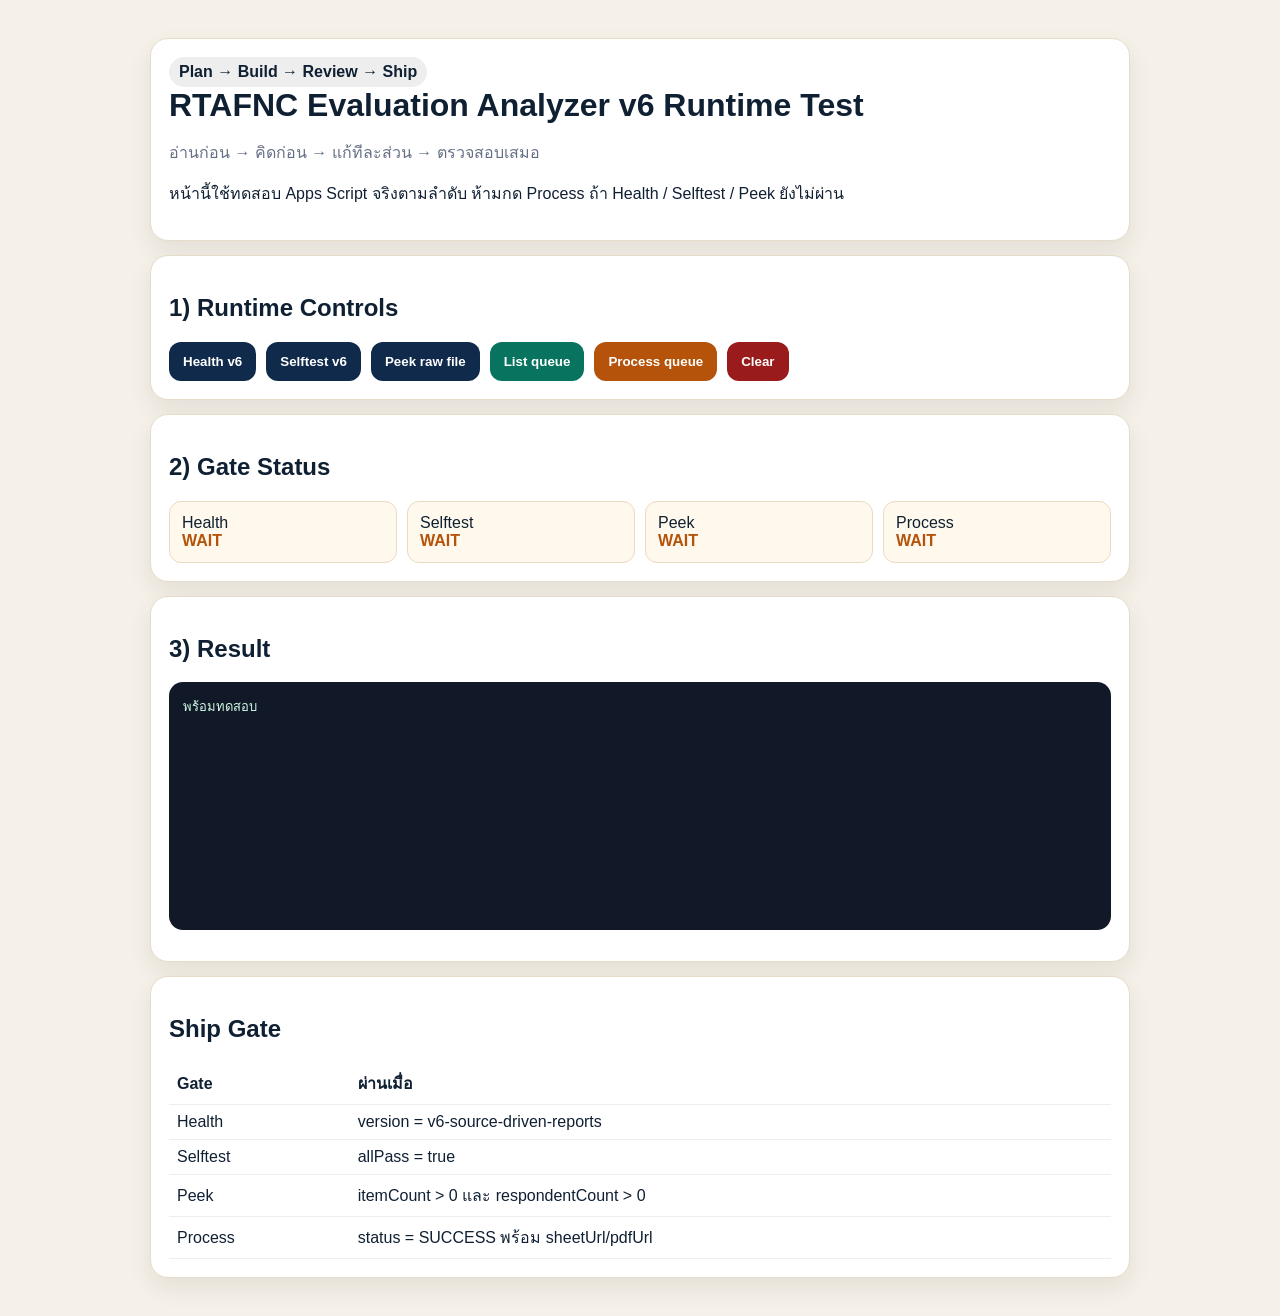
<file: v6-runtime-test.html>
<!doctype html>
<html lang="th">
<head>
<meta charset="utf-8">
<meta name="viewport" content="width=device-width, initial-scale=1">
<title>RTAFNC v6 Runtime Test</title>
<style>
  body{margin:0;font-family:Tahoma,Arial,sans-serif;background:#f6f1e8;color:#102033}main{max-width:980px;margin:auto;padding:24px}.card{background:#fff;border:1px solid #e7dbc9;border-radius:18px;padding:18px;margin:14px 0;box-shadow:0 10px 24px rgba(30,20,5,.08)}h1{margin:0;font-size:32px}.muted{color:#667085}.row{display:flex;flex-wrap:wrap;gap:10px}.btn{border:0;border-radius:12px;padding:12px 14px;background:#0f2a4a;color:#fff;font-weight:700;cursor:pointer}.btn.ok{background:#08745f}.btn.warn{background:#b45309}.btn.bad{background:#991b1b}.pill{display:inline-block;border-radius:999px;background:#eee;padding:6px 10px;font-weight:700}.pass{color:#08745f}.review{color:#b45309}.fail{color:#991b1b}pre{background:#111827;color:#d1fae5;border-radius:14px;padding:14px;white-space:pre-wrap;overflow:auto;min-height:220px}table{width:100%;border-collapse:collapse}td,th{border-bottom:1px solid #eee;padding:8px;text-align:left}.gate{display:grid;grid-template-columns:repeat(4,1fr);gap:10px}.gate div{background:#fff8ed;border:1px solid #eadbc0;border-radius:12px;padding:12px}@media(max-width:700px){.gate{grid-template-columns:1fr}}
</style>
</head>
<body>
<main>
  <section class="card">
    <span class="pill">Plan → Build → Review → Ship</span>
    <h1>RTAFNC Evaluation Analyzer v6 Runtime Test</h1>
    <p class="muted">อ่านก่อน → คิดก่อน → แก้ทีละส่วน → ตรวจสอบเสมอ</p>
    <p>หน้านี้ใช้ทดสอบ Apps Script จริงตามลำดับ ห้ามกด Process ถ้า Health / Selftest / Peek ยังไม่ผ่าน</p>
  </section>
  <section class="card">
    <h2>1) Runtime Controls</h2>
    <div class="row">
      <button class="btn" onclick="callAction('healthv6')">Health v6</button>
      <button class="btn" onclick="callAction('selftestv6')">Selftest v6</button>
      <button class="btn" onclick="callAction('peek')">Peek raw file</button>
      <button class="btn ok" onclick="callAction('list')">List queue</button>
      <button class="btn warn" onclick="confirmProcess()">Process queue</button>
      <button class="btn bad" onclick="clearOut()">Clear</button>
    </div>
  </section>
  <section class="card">
    <h2>2) Gate Status</h2>
    <div class="gate">
      <div>Health<br><b id="g-health" class="review">WAIT</b></div>
      <div>Selftest<br><b id="g-selftest" class="review">WAIT</b></div>
      <div>Peek<br><b id="g-peek" class="review">WAIT</b></div>
      <div>Process<br><b id="g-process" class="review">WAIT</b></div>
    </div>
  </section>
  <section class="card">
    <h2>3) Result</h2>
    <div id="summary"></div>
    <pre id="out">พร้อมทดสอบ</pre>
  </section>
  <section class="card">
    <h2>Ship Gate</h2>
    <table>
      <tr><th>Gate</th><th>ผ่านเมื่อ</th></tr>
      <tr><td>Health</td><td>version = v6-source-driven-reports</td></tr>
      <tr><td>Selftest</td><td>allPass = true</td></tr>
      <tr><td>Peek</td><td>itemCount &gt; 0 และ respondentCount &gt; 0</td></tr>
      <tr><td>Process</td><td>status = SUCCESS พร้อม sheetUrl/pdfUrl</td></tr>
    </table>
  </section>
</main>
<script>
const API='https://script.google.com/macros/s/AKfycbz3Uq3oJtOu95URz2HfcgdPnoRYPdaJfFoRi1Eh9-9sRkTx-_iEODKFNN903N0BcVQq/exec';
function setGate(id,state,text){const el=document.getElementById(id);el.textContent=text||state.toUpperCase();el.className=state;}
function clearOut(){document.getElementById('out').textContent='พร้อมทดสอบ';document.getElementById('summary').innerHTML='';}
function confirmProcess(){if(confirm('ยืนยัน process ไฟล์ในคิว Drive? ควรผ่าน Health/Selftest/Peek ก่อน')) callAction('process');}
function jsonp(action){return new Promise((resolve,reject)=>{const cb='rtafnc_'+Date.now()+'_'+Math.random().toString(36).slice(2);const s=document.createElement('script');const timer=setTimeout(()=>{cleanup();reject(new Error('timeout'));},120000);function cleanup(){clearTimeout(timer);delete window[cb];s.remove();}window[cb]=d=>{cleanup();resolve(d)};s.onerror=()=>{cleanup();reject(new Error('โหลด Apps Script ไม่สำเร็จ'))};s.src=API+'?action='+encodeURIComponent(action)+'&callback='+encodeURIComponent(cb);document.body.appendChild(s);});}
async function callAction(action){const out=document.getElementById('out');out.textContent='กำลังเรียก '+action+' ...';try{const data=await jsonp(action);out.textContent=JSON.stringify(data,null,2);evaluate(action,data);renderSummary(action,data);}catch(e){out.textContent=JSON.stringify({action,error:String(e)},null,2);}}
function evaluate(action,data){if(action==='healthv6'){setGate('g-health',data&&data.version==='v6-source-driven-reports'?'pass':'fail');}if(action==='selftestv6'){setGate('g-selftest',data&&data.allPass===true?'pass':'fail');}if(action==='peek'){const b=(data&&data.best)||data||{};setGate('g-peek',Number(b.itemCount||0)>0&&Number(b.respondentCount||0)>0?'pass':'review');}if(action==='process'){const r=(data&&data.results)||[];const ok=r.some(x=>x.status==='SUCCESS'&&(x.sheetUrl||x.outputSpreadsheetUrl)&&(x.pdfUrl||(Array.isArray(x.pdfUrls)&&x.pdfUrls.length)));setGate('g-process',ok?'pass':'review');}}
function renderSummary(action,data){const box=document.getElementById('summary');if(action==='peek'){const b=(data&&data.best)||data||{};box.innerHTML='<p><b>Peek:</b> '+(b.itemCount||0)+' ข้อ / '+(b.respondentCount||0)+' ผู้ตอบ</p>';return;}if(action==='process'){const r=(data&&data.results)||[];box.innerHTML='<p><b>Process:</b> '+r.length+' รายการ</p>';return;}box.innerHTML='<p><b>'+action+'</b> executed</p>';}
</script>
</body>
</html>
</file>
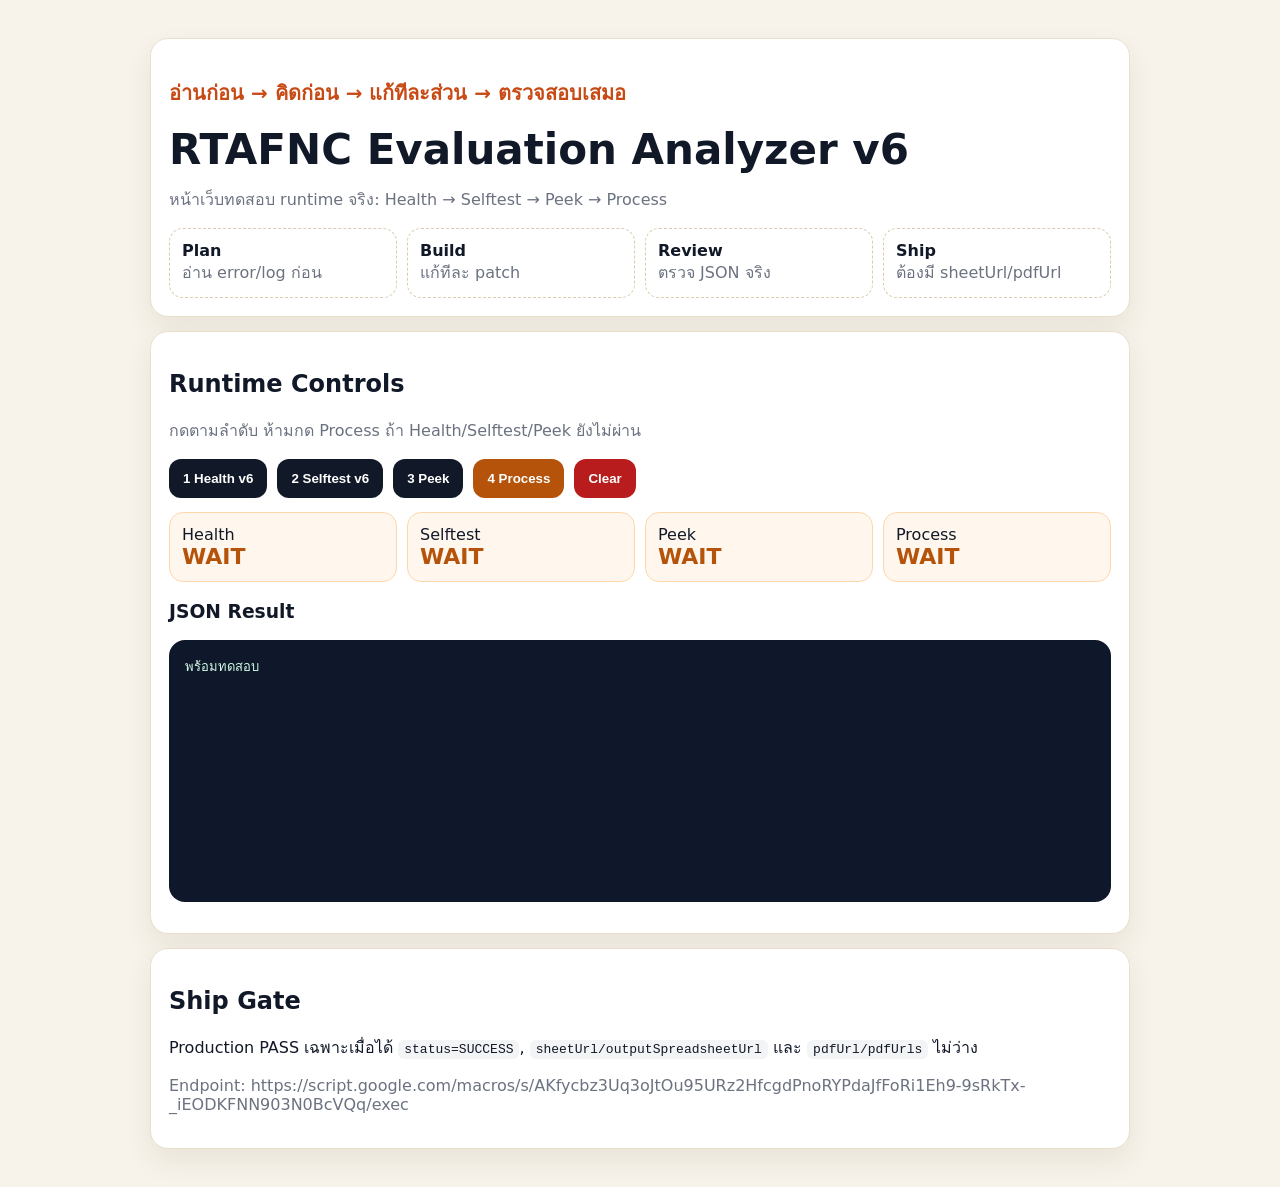
<file: v6-test.html>
<!doctype html>
<html lang="th">
<head>
  <meta charset="utf-8">
  <meta name="viewport" content="width=device-width, initial-scale=1">
  <title>RTAFNC v6 Runtime Test</title>
  <style>
    body{margin:0;font-family:system-ui,Tahoma,sans-serif;background:#f7f3ea;color:#111827}.wrap{max-width:980px;margin:auto;padding:24px}.card{background:white;border:1px solid #eadfcc;border-radius:18px;padding:18px;margin:14px 0;box-shadow:0 12px 28px rgba(80,50,10,.08)}h1{font-size:42px;line-height:1;margin:0 0 8px}.muted{color:#6b7280}.rule{font-size:20px;font-weight:800;color:#c84b16}.grid{display:grid;grid-template-columns:repeat(4,1fr);gap:10px}.box{border:1px dashed #dccbad;border-radius:14px;padding:12px}.btns{display:flex;gap:10px;flex-wrap:wrap;margin:14px 0}.btn{border:0;border-radius:12px;padding:12px 14px;font-weight:800;color:white;background:#111827;cursor:pointer}.btn.warn{background:#b45309}.btn.clear{background:#b91c1c}.status{display:grid;grid-template-columns:repeat(4,1fr);gap:10px}.kpi{background:#fff7ed;border:1px solid #fed7aa;border-radius:14px;padding:12px}.kpi b{display:block;font-size:22px}.pass{color:#047857}.review{color:#b45309}.fail{color:#b91c1c}pre{background:#0f172a;color:#d1fae5;border-radius:16px;padding:16px;min-height:230px;overflow:auto;white-space:pre-wrap}code{background:#f3f4f6;padding:2px 6px;border-radius:6px}@media(max-width:800px){.grid,.status{grid-template-columns:1fr}h1{font-size:34px}}
  </style>
</head>
<body>
  <main class="wrap">
    <section class="card">
      <p class="rule">อ่านก่อน → คิดก่อน → แก้ทีละส่วน → ตรวจสอบเสมอ</p>
      <h1>RTAFNC Evaluation Analyzer v6</h1>
      <p class="muted">หน้าเว็บทดสอบ runtime จริง: Health → Selftest → Peek → Process</p>
      <div class="grid">
        <div class="box"><b>Plan</b><br><span class="muted">อ่าน error/log ก่อน</span></div>
        <div class="box"><b>Build</b><br><span class="muted">แก้ทีละ patch</span></div>
        <div class="box"><b>Review</b><br><span class="muted">ตรวจ JSON จริง</span></div>
        <div class="box"><b>Ship</b><br><span class="muted">ต้องมี sheetUrl/pdfUrl</span></div>
      </div>
    </section>

    <section class="card">
      <h2>Runtime Controls</h2>
      <p class="muted">กดตามลำดับ ห้ามกด Process ถ้า Health/Selftest/Peek ยังไม่ผ่าน</p>
      <div class="btns">
        <button class="btn" onclick="run('healthv6')">1 Health v6</button>
        <button class="btn" onclick="run('selftestv6')">2 Selftest v6</button>
        <button class="btn" onclick="run('peek')">3 Peek</button>
        <button class="btn warn" onclick="run('process')">4 Process</button>
        <button class="btn clear" onclick="clearOut()">Clear</button>
      </div>
      <div class="status">
        <div class="kpi">Health<b id="s-health" class="review">WAIT</b></div>
        <div class="kpi">Selftest<b id="s-selftest" class="review">WAIT</b></div>
        <div class="kpi">Peek<b id="s-peek" class="review">WAIT</b></div>
        <div class="kpi">Process<b id="s-process" class="review">WAIT</b></div>
      </div>
      <h3>JSON Result</h3>
      <pre id="out">พร้อมทดสอบ</pre>
    </section>

    <section class="card">
      <h2>Ship Gate</h2>
      <p>Production PASS เฉพาะเมื่อได้ <code>status=SUCCESS</code>, <code>sheetUrl/outputSpreadsheetUrl</code> และ <code>pdfUrl/pdfUrls</code> ไม่ว่าง</p>
      <p class="muted" id="api"></p>
    </section>
  </main>
<script>
const API='https://script.google.com/macros/s/AKfycbz3Uq3oJtOu95URz2HfcgdPnoRYPdaJfFoRi1Eh9-9sRkTx-_iEODKFNN903N0BcVQq/exec';
document.getElementById('api').textContent='Endpoint: '+API;
function set(id, cls, txt){const e=document.getElementById(id);e.className=cls;e.textContent=txt;}
function clearOut(){document.getElementById('out').textContent='พร้อมทดสอบ';}
function evalResult(action,data){
 if(action==='healthv6'){set('s-health',data&&data.version==='v6-source-driven-reports'?'pass':'fail',data&&data.version==='v6-source-driven-reports'?'PASS':'FAIL');}
 if(action==='selftestv6'){set('s-selftest',data&&data.allPass===true?'pass':'fail',data&&data.allPass===true?'PASS':'FAIL');}
 if(action==='peek'){const b=data&&(data.best||data);const ok=b&&Number(b.itemCount||0)>0&&Number(b.respondentCount||0)>0;set('s-peek',ok?'pass':'review',ok?'PASS':'REVIEW');}
 if(action==='process'){const arr=data&&(data.results||[data]);const ok=Array.isArray(arr)&&arr.some(r=>r&&r.status==='SUCCESS'&&(r.outputSpreadsheetUrl||r.sheetUrl)&&(r.pdfUrls||r.pdfUrl));set('s-process',ok?'pass':'review',ok?'PASS':'REVIEW');}
}
async function run(action){
 const out=document.getElementById('out');out.textContent='กำลังเรียก '+action+' ...';
 try{const res=await fetch(API+'?action='+encodeURIComponent(action));const text=await res.text();let data;try{data=JSON.parse(text)}catch(e){data={ok:false,raw:text,parseError:String(e)}}out.textContent=JSON.stringify(data,null,2);evalResult(action,data)}
 catch(err){out.textContent=JSON.stringify({ok:false,action,error:String(err),note:'ถ้า CORS ให้เปิด Apps Script action URL ตรง'},null,2)}
}
</script>
</body>
</html>
</file>
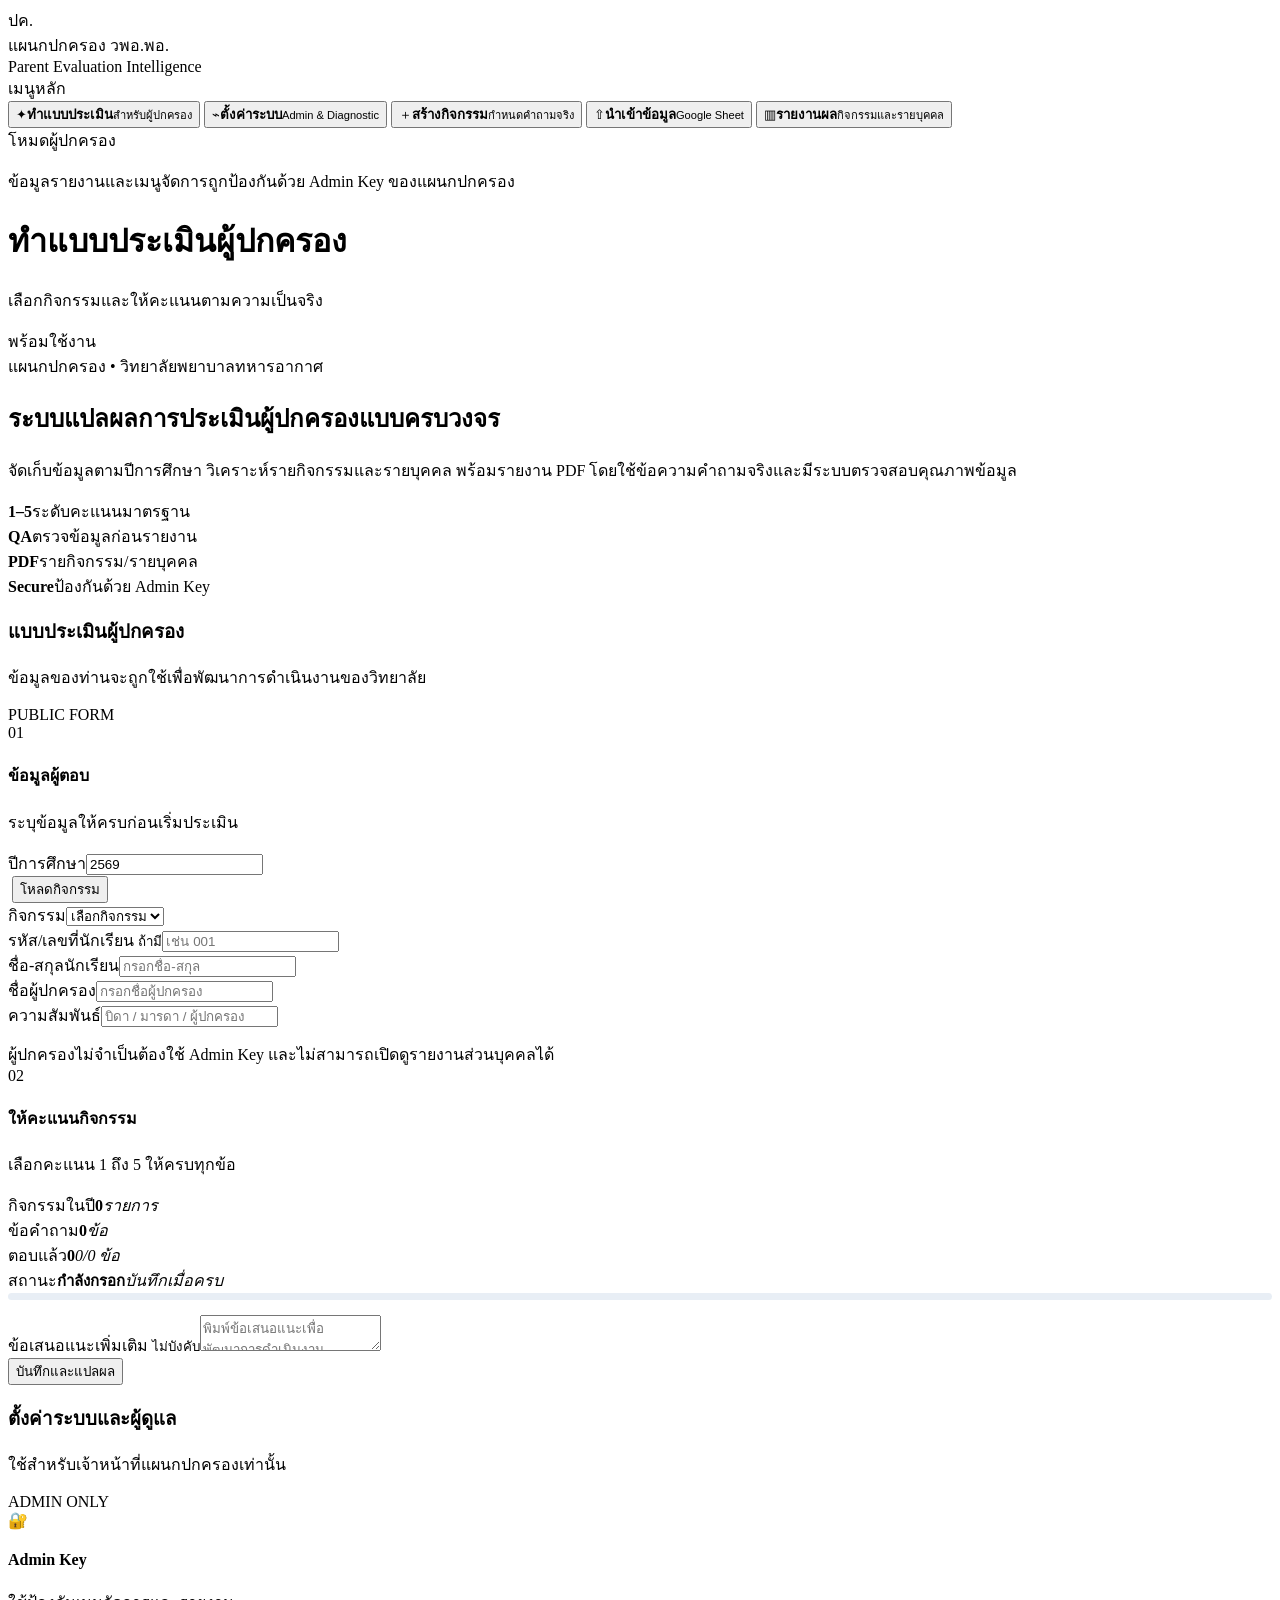
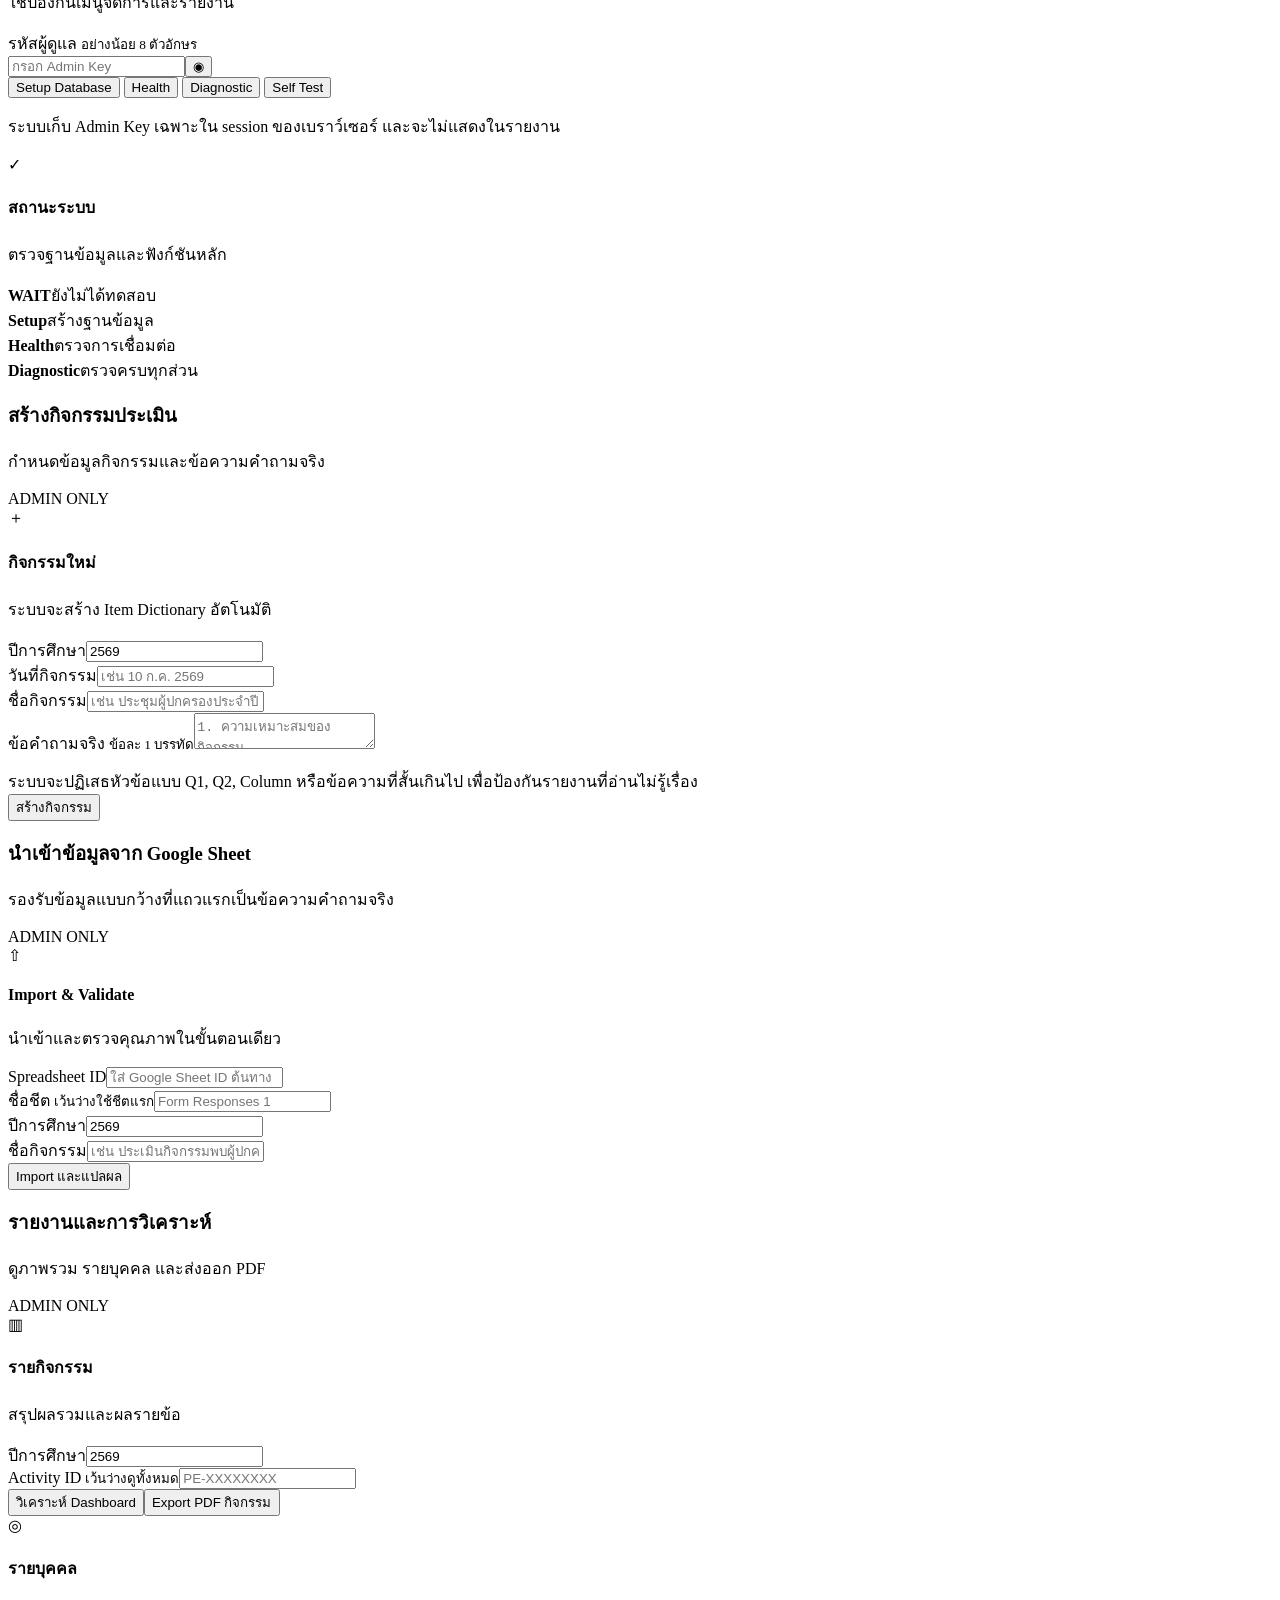
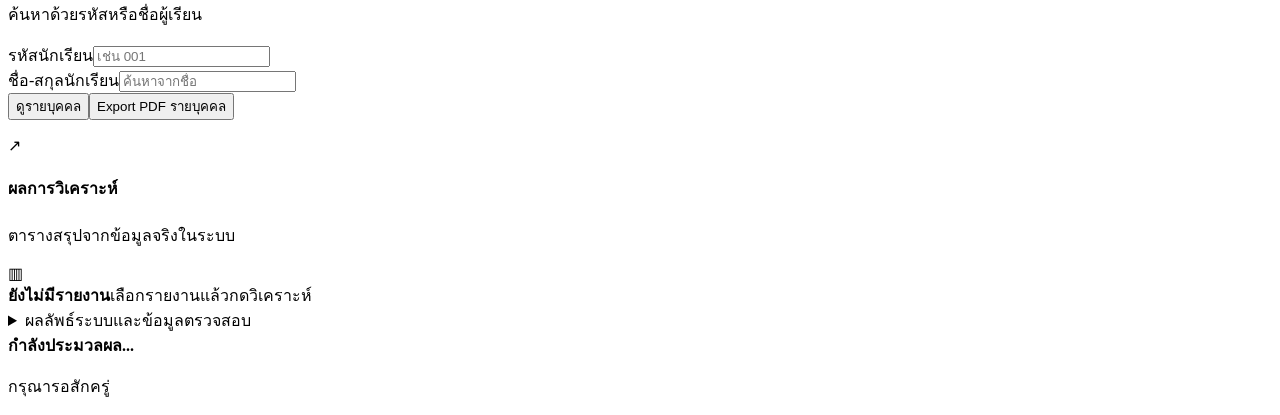
<file: google-apps-script/Parent_Evaluation.html>
<!doctype html>
<html lang="th">
<head>
  <meta charset="utf-8">
  <meta name="viewport" content="width=device-width,initial-scale=1,viewport-fit=cover">
  <meta name="theme-color" content="#071a33">
  <title>ระบบแปลผลการประเมินผู้ปกครอง | แผนกปกครอง วพอ.พอ.</title>
  <?!= PE_include_('Parent_Evaluation_Styles'); ?>
</head>
<body>
<div class="app-shell">
  <aside class="sidebar">
    <div class="brand">
      <div class="brand-mark">ปค.</div>
      <div>
        <div class="brand-title">แผนกปกครอง วพอ.พอ.</div>
        <div class="brand-sub">Parent Evaluation Intelligence</div>
      </div>
    </div>

    <div class="nav-label">เมนูหลัก</div>
    <nav class="nav">
      <button class="nav-btn active" data-view="response" onclick="tab('response',this)">
        <span class="nav-icon">✦</span><span class="nav-text"><strong>ทำแบบประเมิน</strong><small>สำหรับผู้ปกครอง</small></span>
      </button>
      <button class="nav-btn" data-view="setup" onclick="tab('setup',this)">
        <span class="nav-icon">⌁</span><span class="nav-text"><strong>ตั้งค่าระบบ</strong><small>Admin & Diagnostic</small></span>
      </button>
      <button class="nav-btn" data-view="activity" onclick="tab('activity',this)">
        <span class="nav-icon">＋</span><span class="nav-text"><strong>สร้างกิจกรรม</strong><small>กำหนดคำถามจริง</small></span>
      </button>
      <button class="nav-btn" data-view="import" onclick="tab('import',this)">
        <span class="nav-icon">⇧</span><span class="nav-text"><strong>นำเข้าข้อมูล</strong><small>Google Sheet</small></span>
      </button>
      <button class="nav-btn" data-view="report" onclick="tab('report',this)">
        <span class="nav-icon">▥</span><span class="nav-text"><strong>รายงานผล</strong><small>กิจกรรมและรายบุคคล</small></span>
      </button>
    </nav>

    <div class="sidebar-foot">
      <div class="secure-line"><span id="secureDot" class="secure-dot"></span><span id="secureText">โหมดผู้ปกครอง</span></div>
      <p>ข้อมูลรายงานและเมนูจัดการถูกป้องกันด้วย Admin Key ของแผนกปกครอง</p>
    </div>
  </aside>

  <main class="main">
    <header class="topbar">
      <div class="page-title">
        <h1 id="pageHeading">ทำแบบประเมินผู้ปกครอง</h1>
        <p id="pageSubheading">เลือกกิจกรรมและให้คะแนนตามความเป็นจริง</p>
      </div>
      <div id="topStatus" class="system-chip REVIEW"><i></i><span>พร้อมใช้งาน</span></div>
    </header>

    <section class="hero">
      <div class="hero-content">
        <div>
          <div class="eyebrow">แผนกปกครอง • วิทยาลัยพยาบาลทหารอากาศ</div>
          <h2>ระบบแปลผลการประเมินผู้ปกครองแบบครบวงจร</h2>
          <p>จัดเก็บข้อมูลตามปีการศึกษา วิเคราะห์รายกิจกรรมและรายบุคคล พร้อมรายงาน PDF โดยใช้ข้อความคำถามจริงและมีระบบตรวจสอบคุณภาพข้อมูล</p>
        </div>
        <div class="hero-metrics">
          <div class="metric"><strong>1–5</strong><span>ระดับคะแนนมาตรฐาน</span></div>
          <div class="metric"><strong>QA</strong><span>ตรวจข้อมูลก่อนรายงาน</span></div>
          <div class="metric"><strong>PDF</strong><span>รายกิจกรรม/รายบุคคล</span></div>
          <div class="metric"><strong>Secure</strong><span>ป้องกันด้วย Admin Key</span></div>
        </div>
      </div>
    </section>

    <section id="response" class="pane">
      <div class="section-head">
        <div><h3>แบบประเมินผู้ปกครอง</h3><p>ข้อมูลของท่านจะถูกใช้เพื่อพัฒนาการดำเนินงานของวิทยาลัย</p></div>
        <span class="section-badge">PUBLIC FORM</span>
      </div>

      <div class="grid">
        <article class="card">
          <div class="card-title"><div class="icon">01</div><div><h4>ข้อมูลผู้ตอบ</h4><p>ระบุข้อมูลให้ครบก่อนเริ่มประเมิน</p></div></div>
          <div class="form-grid">
            <div class="field"><label>ปีการศึกษา</label><input id="ry" value="2569" inputmode="numeric"></div>
            <div class="field"><label>&nbsp;</label><button class="btn btn-primary" type="button" onclick="loadActivities()">โหลดกิจกรรม</button></div>
            <div class="field full"><label>กิจกรรม</label><select id="sel" onchange="loadItems()"><option value="">เลือกกิจกรรม</option></select></div>
            <div class="field"><label>รหัส/เลขที่นักเรียน <small>ถ้ามี</small></label><input id="sid" placeholder="เช่น 001"></div>
            <div class="field"><label>ชื่อ-สกุลนักเรียน</label><input id="sname" placeholder="กรอกชื่อ-สกุล"></div>
            <div class="field"><label>ชื่อผู้ปกครอง</label><input id="pname" placeholder="กรอกชื่อผู้ปกครอง"></div>
            <div class="field"><label>ความสัมพันธ์</label><input id="rel" placeholder="บิดา / มารดา / ผู้ปกครอง"></div>
          </div>
          <div class="callout" style="margin-top:14px">ผู้ปกครองไม่จำเป็นต้องใช้ Admin Key และไม่สามารถเปิดดูรายงานส่วนบุคคลได้</div>
        </article>

        <article class="card">
          <div class="card-title"><div class="icon">02</div><div><h4>ให้คะแนนกิจกรรม</h4><p>เลือกคะแนน 1 ถึง 5 ให้ครบทุกข้อ</p></div></div>
          <div class="kpis">
            <div class="kpi"><span>กิจกรรมในปี</span><strong id="activityCount">0</strong><em>รายการ</em></div>
            <div class="kpi"><span>ข้อคำถาม</span><strong id="itemCount">0</strong><em>ข้อ</em></div>
            <div class="kpi"><span>ตอบแล้ว</span><strong id="answeredCount">0</strong><em id="progressText">0/0 ข้อ</em></div>
            <div class="kpi"><span>สถานะ</span><strong style="font-size:15px">กำลังกรอก</strong><em>บันทึกเมื่อครบ</em></div>
          </div>
          <div style="height:7px;background:#e8eef5;border-radius:999px;overflow:hidden;margin-bottom:14px"><div id="progressBar" style="height:100%;width:0;background:linear-gradient(90deg,#2563eb,#06b6d4);transition:.25s"></div></div>
          <div id="scores" class="score-list"></div>
          <div class="field" style="margin-top:15px"><label>ข้อเสนอแนะเพิ่มเติม <small>ไม่บังคับ</small></label><textarea id="comment" placeholder="พิมพ์ข้อเสนอแนะเพื่อพัฒนาการดำเนินงาน"></textarea></div>
          <div class="btn-row"><button class="btn btn-success" type="button" onclick="saveResponse()">บันทึกและแปลผล</button></div>
        </article>
      </div>
    </section>

    <section id="setup" class="pane hidden">
      <div class="section-head"><div><h3>ตั้งค่าระบบและผู้ดูแล</h3><p>ใช้สำหรับเจ้าหน้าที่แผนกปกครองเท่านั้น</p></div><span class="section-badge">ADMIN ONLY</span></div>
      <div class="grid">
        <article class="card">
          <div class="card-title"><div class="icon">🔐</div><div><h4>Admin Key</h4><p>ใช้ป้องกันเมนูจัดการและรายงาน</p></div></div>
          <div class="field"><label>รหัสผู้ดูแล <small>อย่างน้อย 8 ตัวอักษร</small></label><div class="password-wrap"><input id="adminkey" type="password" minlength="8" autocomplete="current-password" placeholder="กรอก Admin Key" oninput="rememberAdminKey()"><button id="eyeBtn" type="button" class="icon-btn" onclick="togglePassword()">◉</button></div></div>
          <div class="btn-row">
            <button class="btn btn-success" type="button" onclick="setup()">Setup Database</button>
            <button class="btn btn-primary" type="button" onclick="health()">Health</button>
            <button class="btn btn-warning" type="button" onclick="diagnostic()">Diagnostic</button>
            <button class="btn btn-ghost" type="button" onclick="selftest()">Self Test</button>
          </div>
          <p class="helper">ระบบเก็บ Admin Key เฉพาะใน session ของเบราว์เซอร์ และจะไม่แสดงในรายงาน</p>
        </article>

        <article class="card status-panel">
          <div class="card-title"><div class="icon">✓</div><div><h4>สถานะระบบ</h4><p>ตรวจฐานข้อมูลและฟังก์ชันหลัก</p></div></div>
          <div class="status-main"><div id="statusOrb" class="status-orb REVIEW"></div><div><strong id="badge">WAIT</strong><span id="state">ยังไม่ได้ทดสอบ</span></div></div>
          <div id="diagnosticBox" class="mini-steps"><div class="mini-step"><b>Setup</b><span>สร้างฐานข้อมูล</span></div><div class="mini-step"><b>Health</b><span>ตรวจการเชื่อมต่อ</span></div><div class="mini-step"><b>Diagnostic</b><span>ตรวจครบทุกส่วน</span></div></div>
        </article>
      </div>
    </section>

    <section id="activity" class="pane hidden">
      <div class="section-head"><div><h3>สร้างกิจกรรมประเมิน</h3><p>กำหนดข้อมูลกิจกรรมและข้อความคำถามจริง</p></div><span class="section-badge">ADMIN ONLY</span></div>
      <article class="card">
        <div class="card-title"><div class="icon">＋</div><div><h4>กิจกรรมใหม่</h4><p>ระบบจะสร้าง Item Dictionary อัตโนมัติ</p></div></div>
        <div class="form-grid">
          <div class="field"><label>ปีการศึกษา</label><input id="ay" value="2569"></div>
          <div class="field"><label>วันที่กิจกรรม</label><input id="ad" placeholder="เช่น 10 ก.ค. 2569"></div>
          <div class="field full"><label>ชื่อกิจกรรม</label><input id="an" placeholder="เช่น ประชุมผู้ปกครองประจำปี"></div>
          <div class="field full"><label>ข้อคำถามจริง <small>ข้อละ 1 บรรทัด</small></label><textarea id="ai" placeholder="1. ความเหมาะสมของกิจกรรม&#10;2. การสื่อสารของวิทยาลัยมีความชัดเจน"></textarea></div>
        </div>
        <div class="callout" style="margin-top:13px">ระบบจะปฏิเสธหัวข้อแบบ Q1, Q2, Column หรือข้อความที่สั้นเกินไป เพื่อป้องกันรายงานที่อ่านไม่รู้เรื่อง</div>
        <div class="btn-row"><button class="btn btn-success" type="button" onclick="createActivity()">สร้างกิจกรรม</button></div>
      </article>
    </section>

    <section id="import" class="pane hidden">
      <div class="section-head"><div><h3>นำเข้าข้อมูลจาก Google Sheet</h3><p>รองรับข้อมูลแบบกว้างที่แถวแรกเป็นข้อความคำถามจริง</p></div><span class="section-badge">ADMIN ONLY</span></div>
      <article class="card">
        <div class="card-title"><div class="icon">⇧</div><div><h4>Import & Validate</h4><p>นำเข้าและตรวจคุณภาพในขั้นตอนเดียว</p></div></div>
        <div class="form-grid">
          <div class="field full"><label>Spreadsheet ID</label><input id="src" placeholder="ใส่ Google Sheet ID ต้นทาง"></div>
          <div class="field"><label>ชื่อชีต <small>เว้นว่างใช้ชีตแรก</small></label><input id="srcsheet" placeholder="Form Responses 1"></div>
          <div class="field"><label>ปีการศึกษา</label><input id="srcyear" value="2569"></div>
          <div class="field full"><label>ชื่อกิจกรรม</label><input id="srcact" placeholder="เช่น ประเมินกิจกรรมพบผู้ปกครอง"></div>
        </div>
        <div class="btn-row"><button class="btn btn-warning" type="button" onclick="importSheet()">Import และแปลผล</button></div>
        <div id="importSummary" style="margin-top:16px"></div>
      </article>
    </section>

    <section id="report" class="pane hidden">
      <div class="section-head"><div><h3>รายงานและการวิเคราะห์</h3><p>ดูภาพรวม รายบุคคล และส่งออก PDF</p></div><span class="section-badge">ADMIN ONLY</span></div>
      <div class="grid">
        <article class="card">
          <div class="card-title"><div class="icon">▥</div><div><h4>รายกิจกรรม</h4><p>สรุปผลรวมและผลรายข้อ</p></div></div>
          <div class="form-grid">
            <div class="field"><label>ปีการศึกษา</label><input id="repyear" value="2569"></div>
            <div class="field"><label>Activity ID <small>เว้นว่างดูทั้งหมด</small></label><input id="repid" placeholder="PE-XXXXXXXX"></div>
          </div>
          <div class="btn-row"><button class="btn btn-primary" type="button" onclick="dashboard()">วิเคราะห์ Dashboard</button><button class="btn btn-warning" type="button" onclick="pdf()">Export PDF กิจกรรม</button></div>
        </article>

        <article class="card">
          <div class="card-title"><div class="icon">◎</div><div><h4>รายบุคคล</h4><p>ค้นหาด้วยรหัสหรือชื่อผู้เรียน</p></div></div>
          <div class="form-grid">
            <div class="field"><label>รหัสนักเรียน</label><input id="iid" placeholder="เช่น 001"></div>
            <div class="field"><label>ชื่อ-สกุลนักเรียน</label><input id="iname" placeholder="ค้นหาจากชื่อ"></div>
          </div>
          <div class="btn-row"><button class="btn btn-primary" type="button" onclick="individual()">ดูรายบุคคล</button><button class="btn btn-warning" type="button" onclick="individualPdf()">Export PDF รายบุคคล</button></div>
        </article>
      </div>

      <div id="reportKpis" class="kpis" style="margin-top:16px"></div>
      <article class="card" style="margin-top:16px"><div class="card-title"><div class="icon">↗</div><div><h4>ผลการวิเคราะห์</h4><p>ตารางสรุปจากข้อมูลจริงในระบบ</p></div></div><div id="tablebox"><div class="empty"><div class="empty-icon">▥</div><strong>ยังไม่มีรายงาน</strong><span>เลือกรายงานแล้วกดวิเคราะห์</span></div></div></article>
    </section>

    <details class="console">
      <summary>ผลลัพธ์ระบบและข้อมูลตรวจสอบ</summary>
      <pre id="out">พร้อมใช้งาน</pre>
    </details>
  </main>
</div>

<div id="loading" class="loading"><div class="loading-box"><div class="spinner"></div><strong id="loadingText">กำลังประมวลผล...</strong><p>กรุณารอสักครู่</p></div></div>
<div id="toast" class="toast"></div>
<?!= PE_include_('Parent_Evaluation_App'); ?>
</body>
</html>
</file>
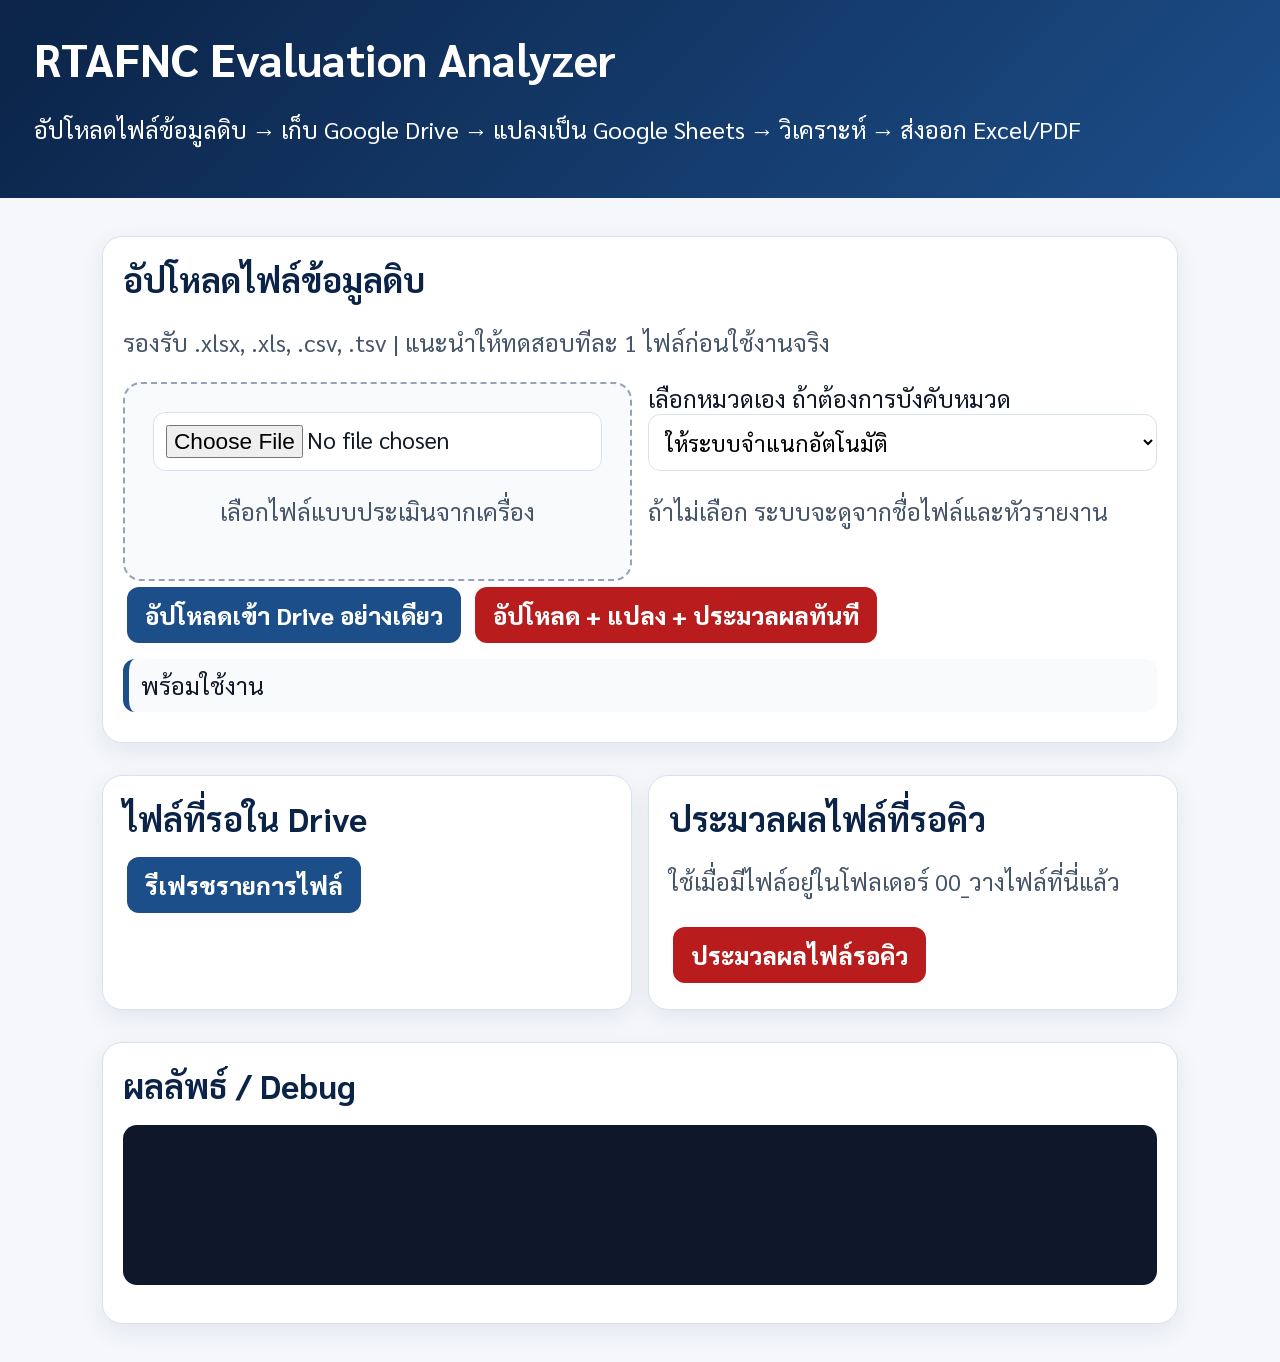
<file: google-apps-script/Upload.html>
<!DOCTYPE html>
<html lang="th">
<head>
  <meta charset="UTF-8" />
  <meta name="viewport" content="width=device-width, initial-scale=1" />
  <title>RTAFNC Evaluation Analyzer Upload</title>
  <style>
    @import url('https://fonts.googleapis.com/css2?family=Sarabun:wght@400;600;700;800&display=swap');
    :root{--navy:#0b2347;--blue:#1c4e89;--bg:#f5f7fb;--line:#d8e2ef;--ok:#166534;--warn:#9a3412;--danger:#b91c1c}
    *{box-sizing:border-box}body{margin:0;background:var(--bg);font-family:"TH Sarabun PSK","Sarabun","TH Sarabun New",Tahoma,sans-serif;font-size:18pt;color:#111827;line-height:1.35}
    header{background:linear-gradient(135deg,var(--navy),var(--blue));color:#fff;padding:28px 34px}h1{font-size:34pt;margin:0}main{max-width:1120px;margin:auto;padding:22px}.card{background:#fff;border:1px solid var(--line);border-radius:20px;padding:20px;margin:16px 0;box-shadow:0 8px 24px rgba(11,35,71,.08)}h2{margin:0 0 10px;color:var(--navy);font-size:25pt}.grid{display:grid;grid-template-columns:1fr 1fr;gap:16px}.muted{color:#475569}.drop{border:2px dashed #94a3b8;background:#f8fafc;border-radius:18px;padding:28px;text-align:center}input,select{font-family:inherit;font-size:17pt;width:100%;padding:12px;border:1px solid var(--line);border-radius:12px;background:#fff}button{font-family:inherit;font-size:18pt;font-weight:800;border:0;border-radius:12px;background:var(--blue);color:#fff;padding:12px 18px;cursor:pointer;margin:6px 4px}button.danger{background:var(--danger)}button.secondary{background:#475569}.status{border-left:6px solid var(--blue);background:#f8fafc;padding:10px 12px;border-radius:12px;margin:10px 0}.ok{border-color:var(--ok);color:var(--ok);font-weight:800}.warn{border-color:var(--warn);color:var(--warn);font-weight:800}pre{background:#0f172a;color:#e2e8f0;border-radius:14px;padding:14px;overflow:auto;font-size:13pt;min-height:160px}table{width:100%;border-collapse:collapse;margin-top:12px}th,td{border:1px solid var(--line);padding:8px 10px;vertical-align:top}th{background:#eaf3ff;color:var(--navy)}a{color:var(--blue);font-weight:800}@media(max-width:800px){.grid{grid-template-columns:1fr}}
  </style>
</head>
<body>
  <header>
    <h1>RTAFNC Evaluation Analyzer</h1>
    <p>อัปโหลดไฟล์ข้อมูลดิบ → เก็บ Google Drive → แปลงเป็น Google Sheets → วิเคราะห์ → ส่งออก Excel/PDF</p>
  </header>

  <main>
    <section class="card">
      <h2>อัปโหลดไฟล์ข้อมูลดิบ</h2>
      <p class="muted">รองรับ .xlsx, .xls, .csv, .tsv | แนะนำให้ทดสอบทีละ 1 ไฟล์ก่อนใช้งานจริง</p>
      <form id="uploadForm">
        <div class="grid">
          <div class="drop">
            <input type="file" name="rawFile" id="rawFile" accept=".xlsx,.xls,.csv,.tsv" required />
            <p class="muted">เลือกไฟล์แบบประเมินจากเครื่อง</p>
          </div>
          <div>
            <label>เลือกหมวดเอง ถ้าต้องการบังคับหมวด</label>
            <select name="categoryOverride" id="categoryOverride">
              <option value="">ให้ระบบจำแนกอัตโนมัติ</option>
              <option>นภาภิบาล</option>
              <option>คุณลักษณะทางทหาร</option>
              <option>เดินทางไกล</option>
              <option>ทหาร_1_4</option>
              <option>จิตอาสา</option>
              <option>เจตคติ</option>
              <option>อาจารย์ที่ปรึกษา</option>
              <option>SMART_NURSE</option>
              <option>อุทธรณ์ร้องทุกข์</option>
              <option>การรักษาความลับ</option>
              <option>บริการข้อมูล</option>
              <option>สุขภาพชมรมกีฬา</option>
              <option>สร้างสรรค์กล้าหาญอดทน</option>
            </select>
            <p class="muted">ถ้าไม่เลือก ระบบจะดูจากชื่อไฟล์และหัวรายงาน</p>
          </div>
        </div>
        <button type="button" onclick="uploadOnly()">อัปโหลดเข้า Drive อย่างเดียว</button>
        <button type="button" class="danger" onclick="uploadAndProcess()">อัปโหลด + แปลง + ประมวลผลทันที</button>
      </form>
      <div id="status" class="status">พร้อมใช้งาน</div>
    </section>

    <section class="grid">
      <div class="card">
        <h2>ไฟล์ที่รอใน Drive</h2>
        <button onclick="refreshStatus()">รีเฟรชรายการไฟล์</button>
        <div id="fileTable"></div>
      </div>
      <div class="card">
        <h2>ประมวลผลไฟล์ที่รอคิว</h2>
        <p class="muted">ใช้เมื่อมีไฟล์อยู่ในโฟลเดอร์ 00_วางไฟล์ที่นี่แล้ว</p>
        <button class="danger" onclick="processPending()">ประมวลผลไฟล์รอคิว</button>
      </div>
    </section>

    <section class="card">
      <h2>ผลลัพธ์ / Debug</h2>
      <pre id="output"></pre>
    </section>
  </main>

  <script>
    function setStatus(msg, cls){ const el=document.getElementById('status'); el.textContent=msg; el.className='status '+(cls||''); }
    function print(obj){ document.getElementById('output').textContent=JSON.stringify(obj,null,2); }
    function uploadOnly(){
      const form=document.getElementById('uploadForm');
      if(!document.getElementById('rawFile').files.length){ setStatus('กรุณาเลือกไฟล์ก่อน','warn'); return; }
      setStatus('กำลังอัปโหลดเข้า Google Drive...','warn');
      google.script.run.withSuccessHandler(res=>{ setStatus('อัปโหลดสำเร็จ','ok'); print(res); refreshStatus(); }).withFailureHandler(showError).uploadOnly(form);
    }
    function uploadAndProcess(){
      const form=document.getElementById('uploadForm');
      if(!document.getElementById('rawFile').files.length){ setStatus('กรุณาเลือกไฟล์ก่อน','warn'); return; }
      if(!confirm('ยืนยันอัปโหลดและประมวลผลไฟล์นี้ทันที?')) return;
      setStatus('กำลังอัปโหลด แปลงไฟล์ และประมวลผล...','warn');
      google.script.run.withSuccessHandler(res=>{ setStatus('ประมวลผลสำเร็จ','ok'); print(res); refreshStatus(); }).withFailureHandler(showError).uploadAndProcess(form);
    }
    function processPending(){
      if(!confirm('ยืนยันประมวลผลไฟล์ที่รอคิวทั้งหมด?')) return;
      setStatus('กำลังประมวลผลไฟล์รอคิว...','warn');
      google.script.run.withSuccessHandler(res=>{ setStatus('ประมวลผลคิวเสร็จ','ok'); print(res); refreshStatus(); }).withFailureHandler(showError).processPendingRawFiles();
    }
    function refreshStatus(){
      google.script.run.withSuccessHandler(res=>{ renderFiles(res.pendingFiles||[]); print(res); }).withFailureHandler(showError).getSystemStatus();
    }
    function renderFiles(files){
      const rows=files.map(f=>`<tr><td>${esc(f.name)}</td><td>${f.supported?'YES':'NO'}</td><td><a href="${f.url}" target="_blank">เปิด</a></td></tr>`).join('');
      document.getElementById('fileTable').innerHTML=`<table><thead><tr><th>ชื่อไฟล์</th><th>รองรับ</th><th>ลิงก์</th></tr></thead><tbody>${rows||'<tr><td colspan="3">ไม่พบไฟล์รอคิว</td></tr>'}</tbody></table>`;
    }
    function showError(err){ setStatus('ERROR: '+(err.message||err),'warn'); print({error:String(err&&err.stack?err.stack:err)}); }
    function esc(s){return String(s).replace(/[&<>"']/g,m=>({'&':'&amp;','<':'&lt;','>':'&gt;','"':'&quot;',"'":'&#039;'}[m]));}
    refreshStatus();
  </script>
</body>
</html>
</file>
